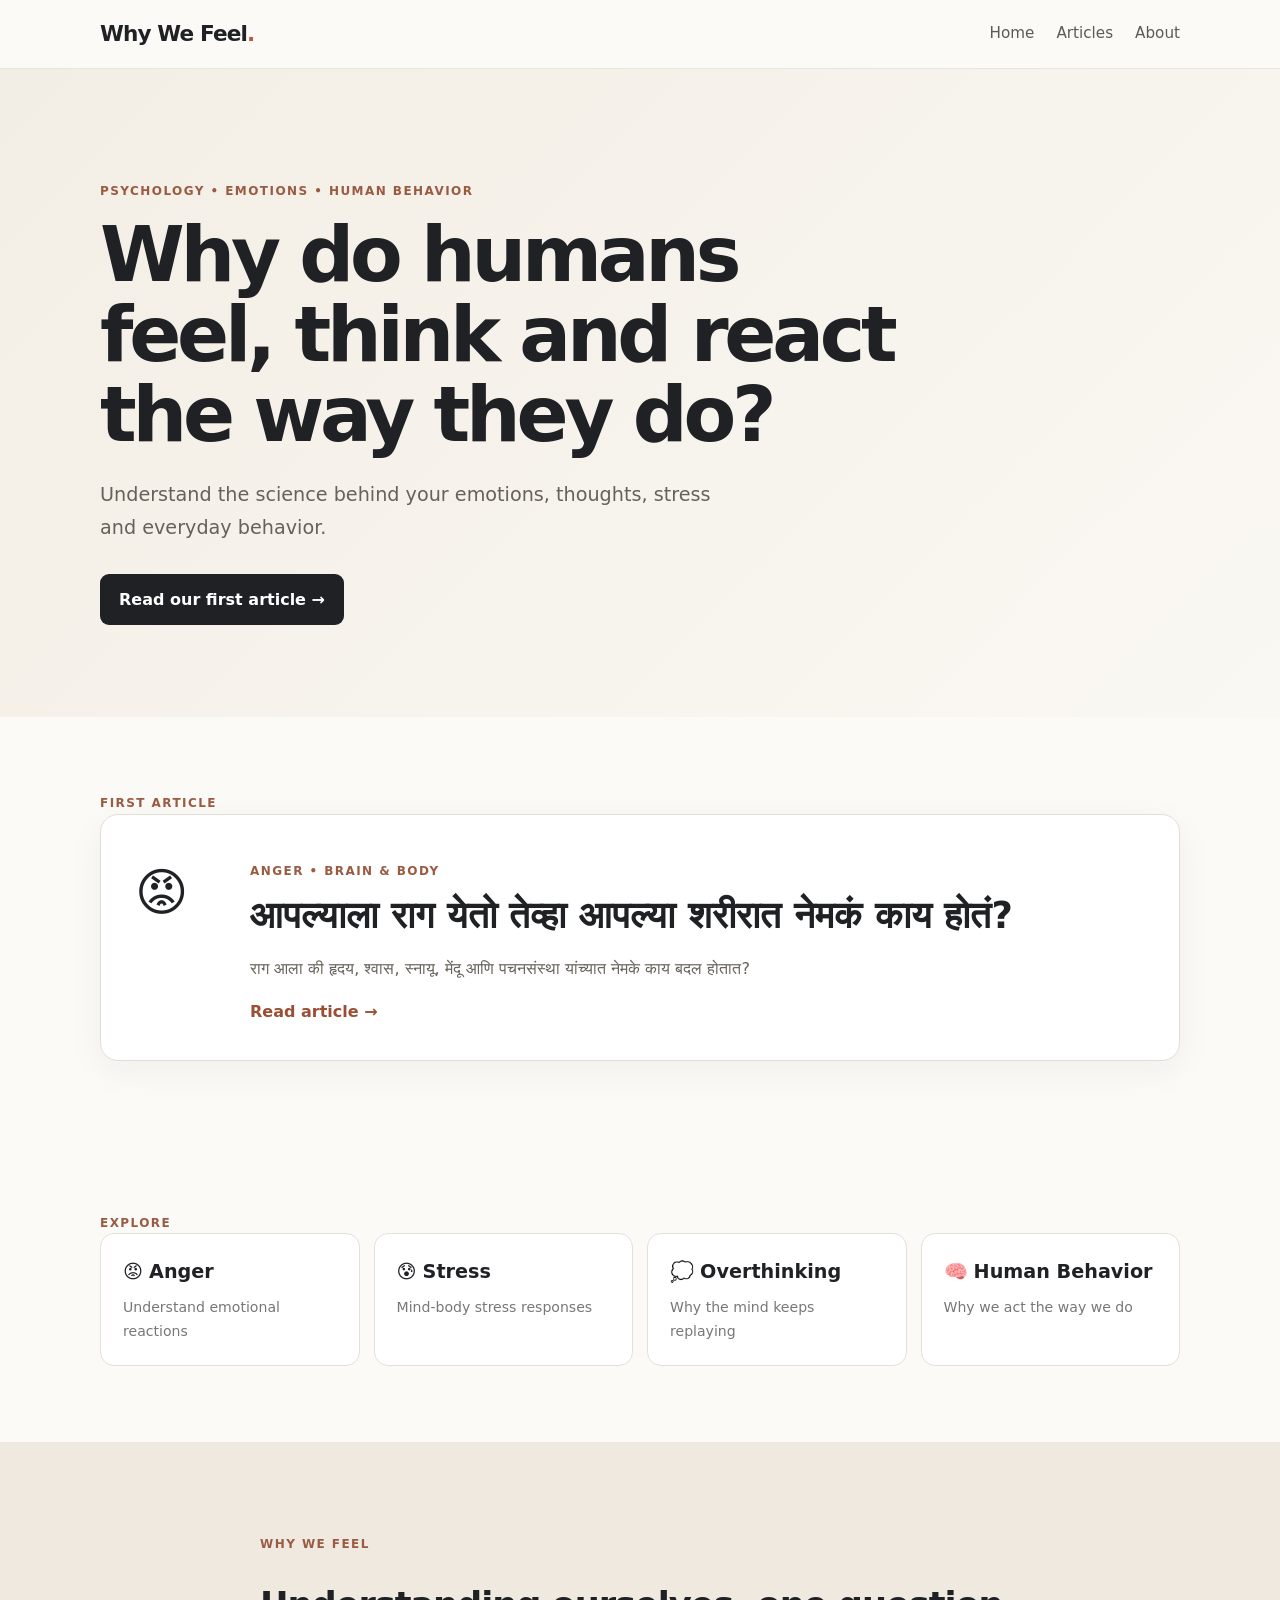
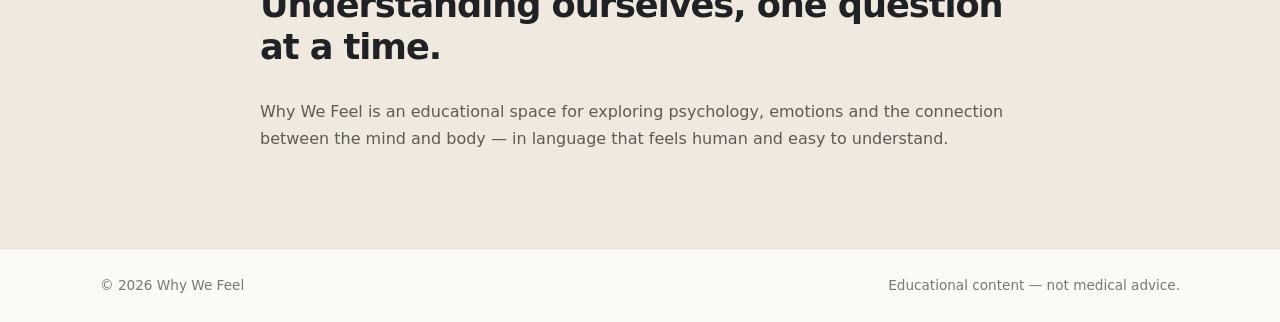
<file: index.html>
<!doctype html>
<html lang="mr">
<head>
<meta charset="utf-8">
<meta name="viewport" content="width=device-width, initial-scale=1">
<title>Why We Feel — Understand why you feel, think and react</title>
<meta name="description" content="Why We Feel explains emotions, stress, anger, overthinking and human behavior in simple, engaging language.">
<link rel="stylesheet" href="style.css">
</head>
<body>
<header class="site-header">
  <div class="container nav">
    <a class="brand" href="index.html">Why We Feel<span>.</span></a>
    <nav>
      <a href="index.html">Home</a>
      <a href="article-anger.html">Articles</a>
      <a href="#about">About</a>
    </nav>
  </div>
</header>

<main>
<section class="hero">
  <div class="container">
    <p class="eyebrow">PSYCHOLOGY • EMOTIONS • HUMAN BEHAVIOR</p>
    <h1>Why do humans feel, think and react the way they do?</h1>
    <p class="hero-copy">Understand the science behind your emotions, thoughts, stress and everyday behavior.</p>
    <a class="button" href="article-anger.html">Read our first article →</a>
  </div>
</section>

<section class="featured container">
  <div class="section-label">FIRST ARTICLE</div>
  <article class="card">
    <div class="emoji">😡</div>
    <div>
      <p class="category">ANGER • BRAIN & BODY</p>
      <h2>आपल्याला राग येतो तेव्हा आपल्या शरीरात नेमकं काय होतं?</h2>
      <p>राग आला की हृदय, श्वास, स्नायू, मेंदू आणि पचनसंस्था यांच्यात नेमके काय बदल होतात?</p>
      <a class="text-link" href="article-anger.html">Read article →</a>
    </div>
  </article>
</section>

<section class="categories container">
  <div class="section-label">EXPLORE</div>
  <div class="grid">
    <div>😡 <strong>Anger</strong><span>Understand emotional reactions</span></div>
    <div>😰 <strong>Stress</strong><span>Mind-body stress responses</span></div>
    <div>💭 <strong>Overthinking</strong><span>Why the mind keeps replaying</span></div>
    <div>🧠 <strong>Human Behavior</strong><span>Why we act the way we do</span></div>
  </div>
</section>

<section id="about" class="about">
  <div class="container narrow">
    <p class="section-label">WHY WE FEEL</p>
    <h2>Understanding ourselves, one question at a time.</h2>
    <p>Why We Feel is an educational space for exploring psychology, emotions and the connection between the mind and body — in language that feels human and easy to understand.</p>
  </div>
</section>
</main>

<footer>
  <div class="container footer-inner">
    <span>© 2026 Why We Feel</span>
    <span>Educational content — not medical advice.</span>
  </div>
</footer>
</body>
</html>
</file>
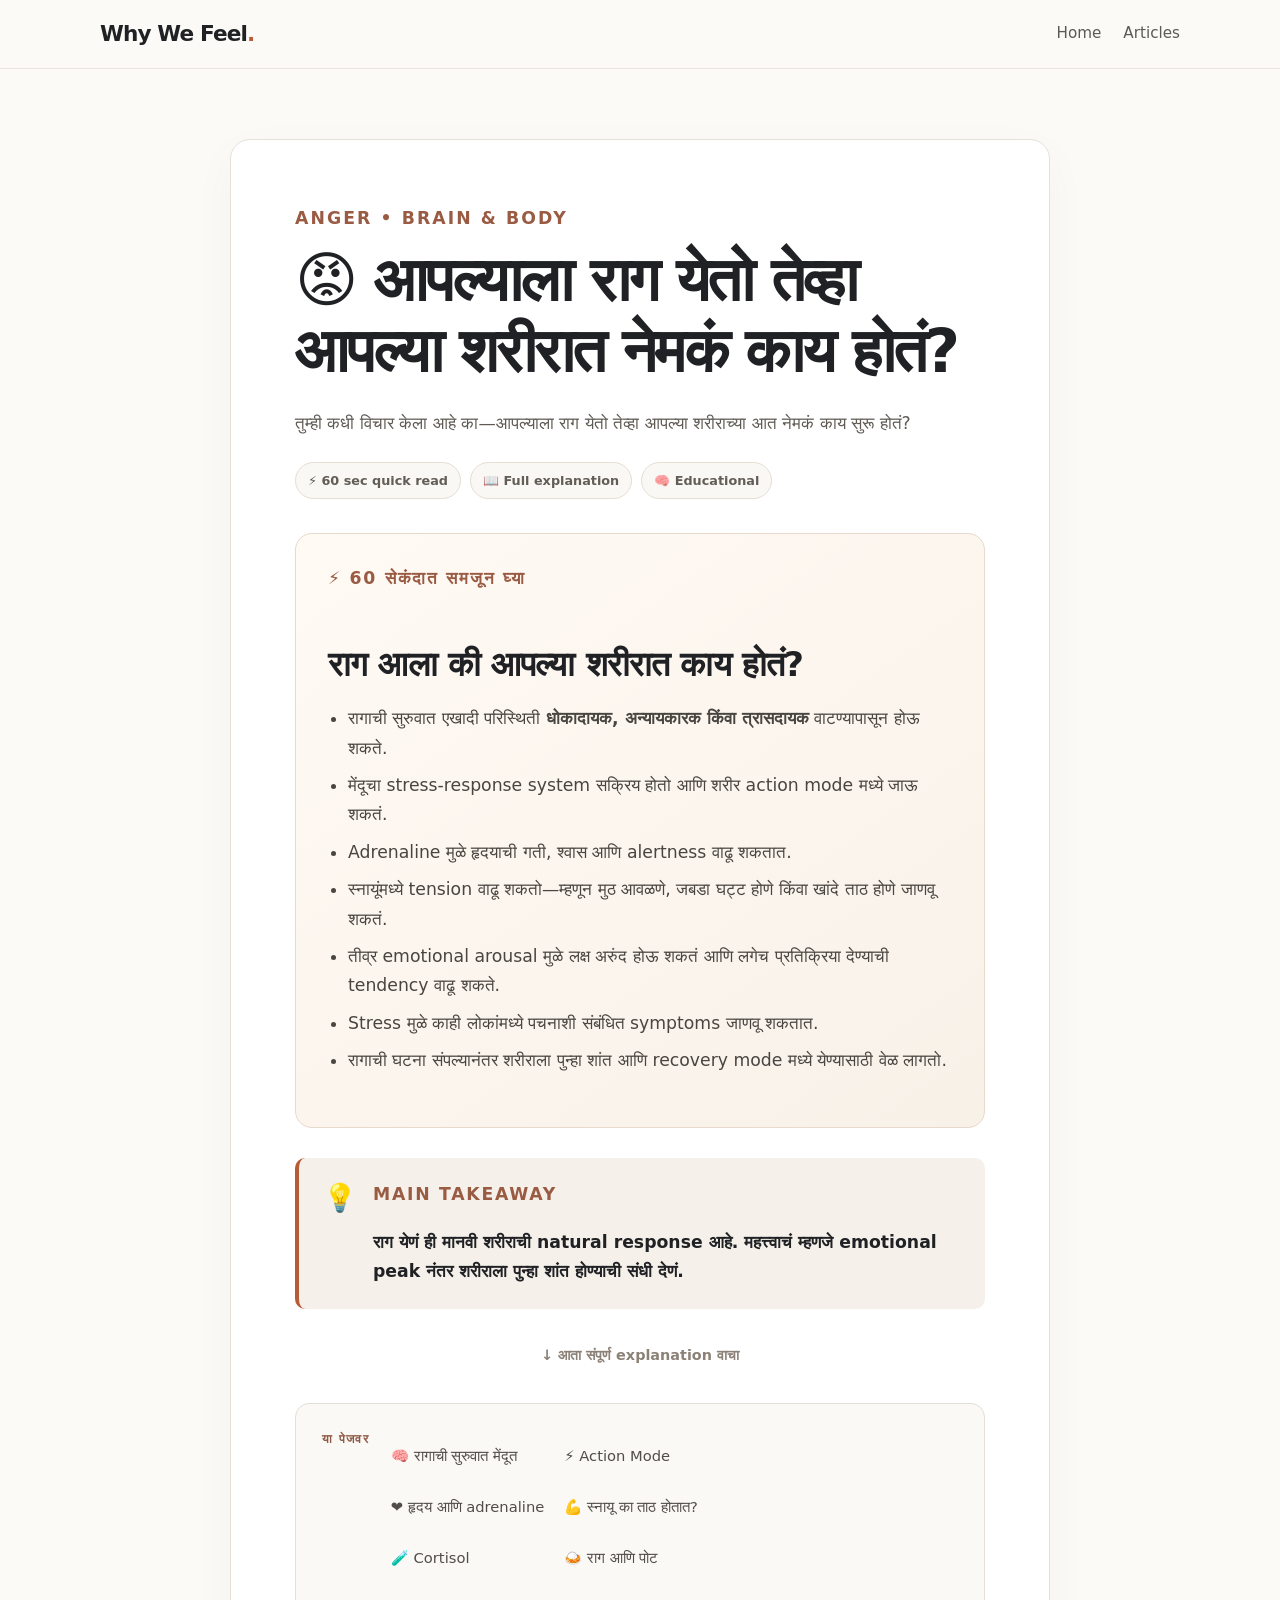
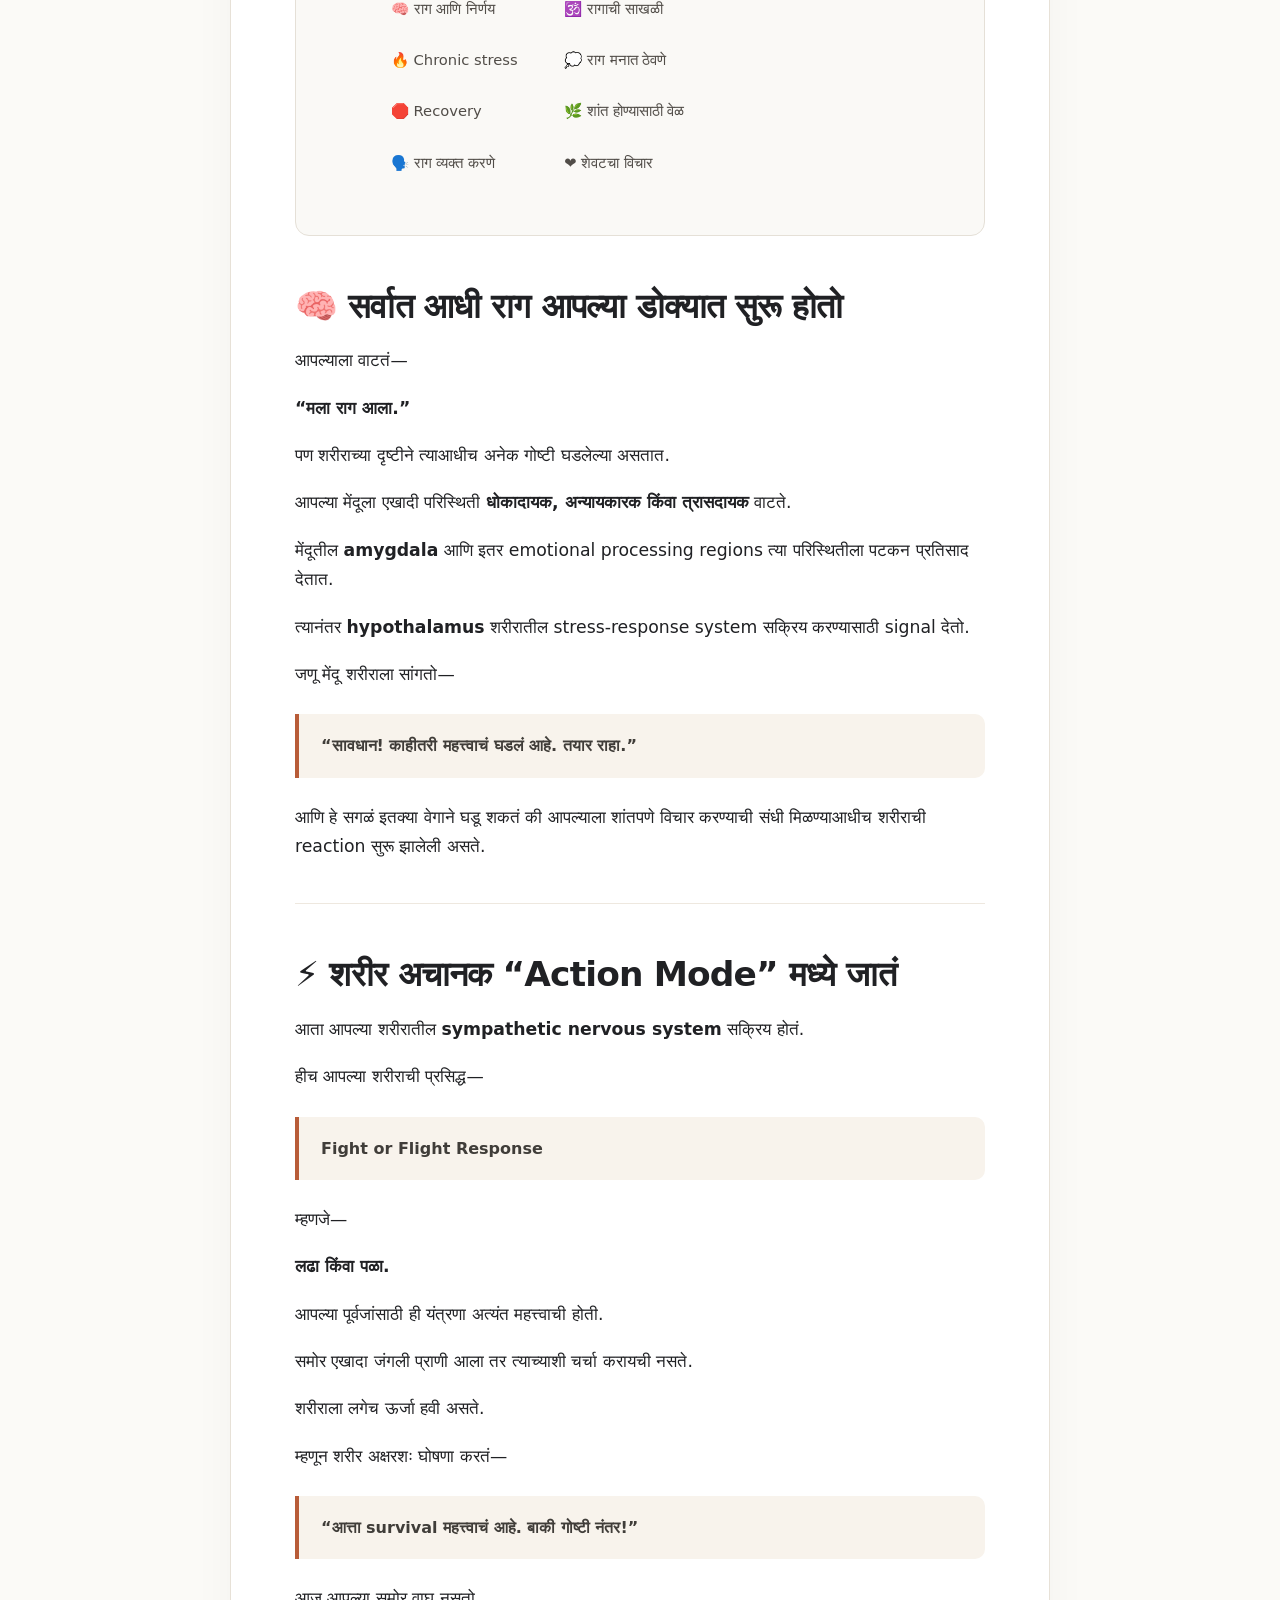
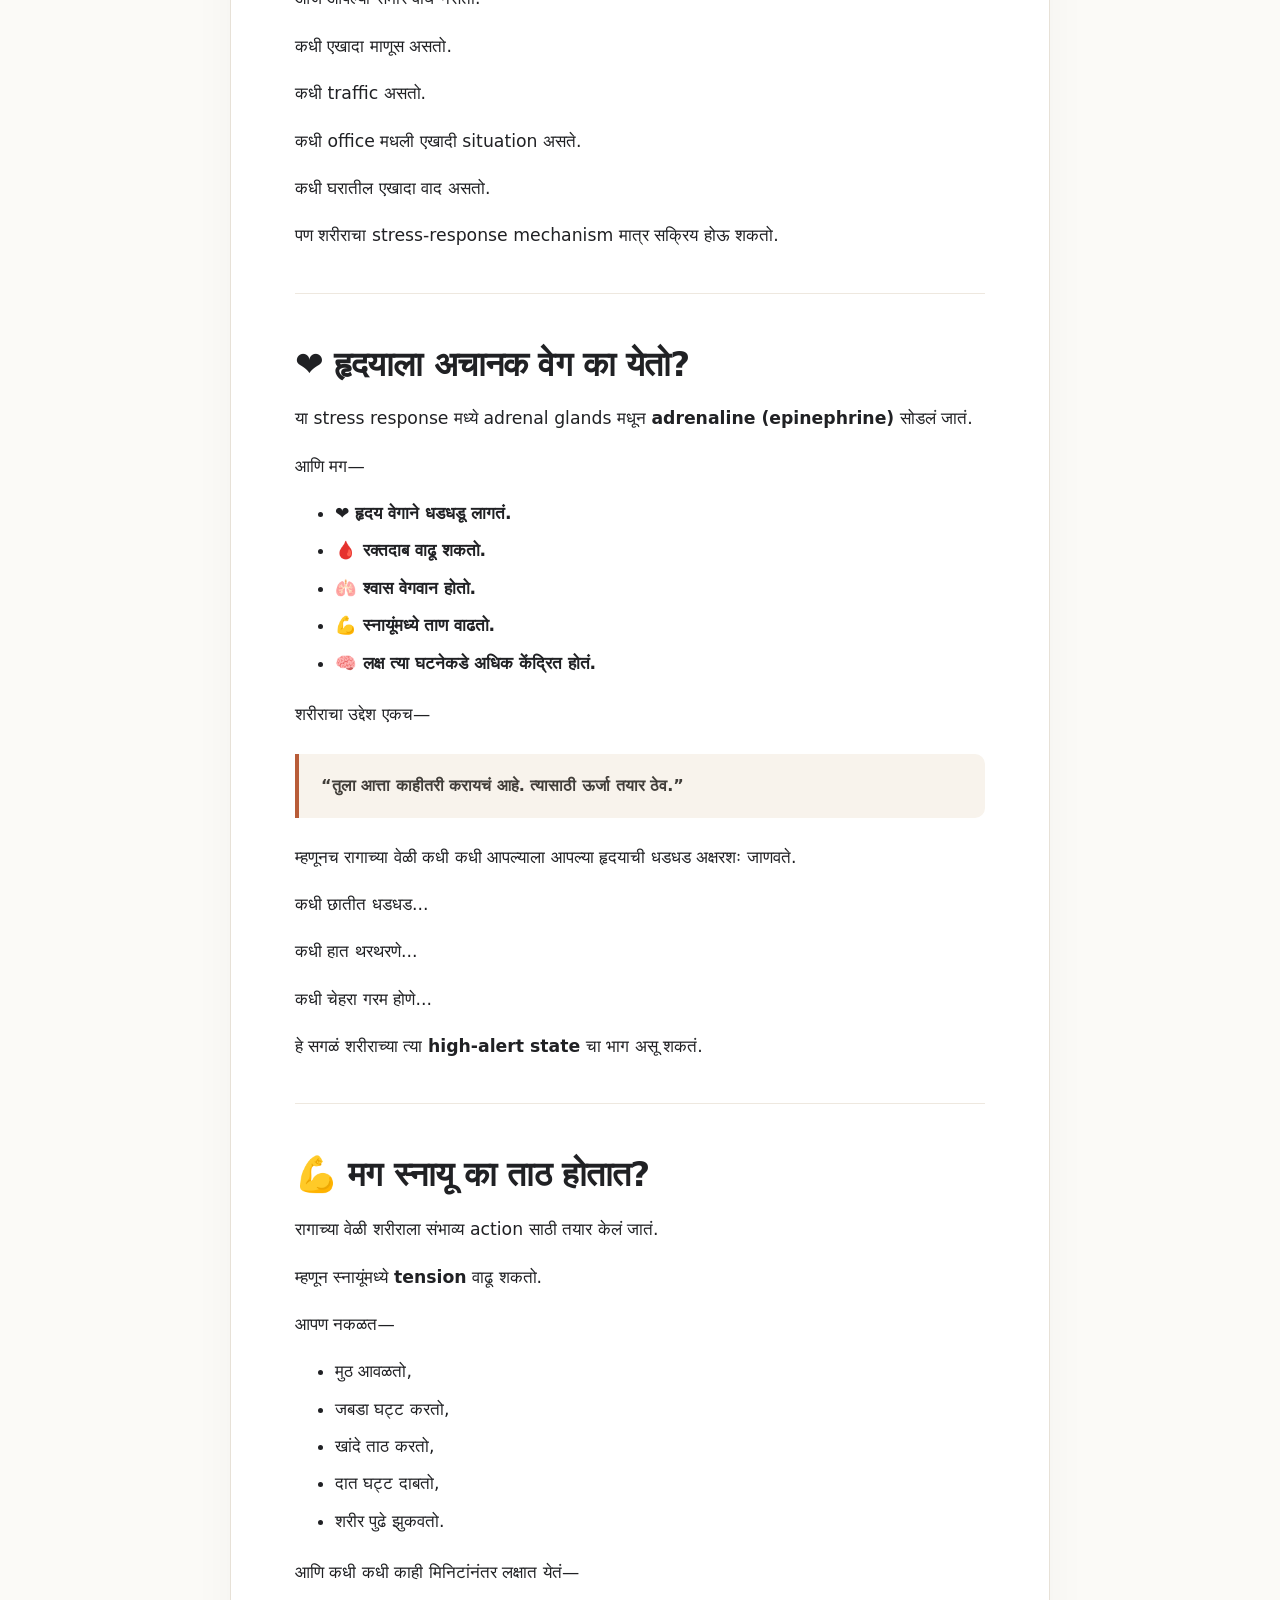
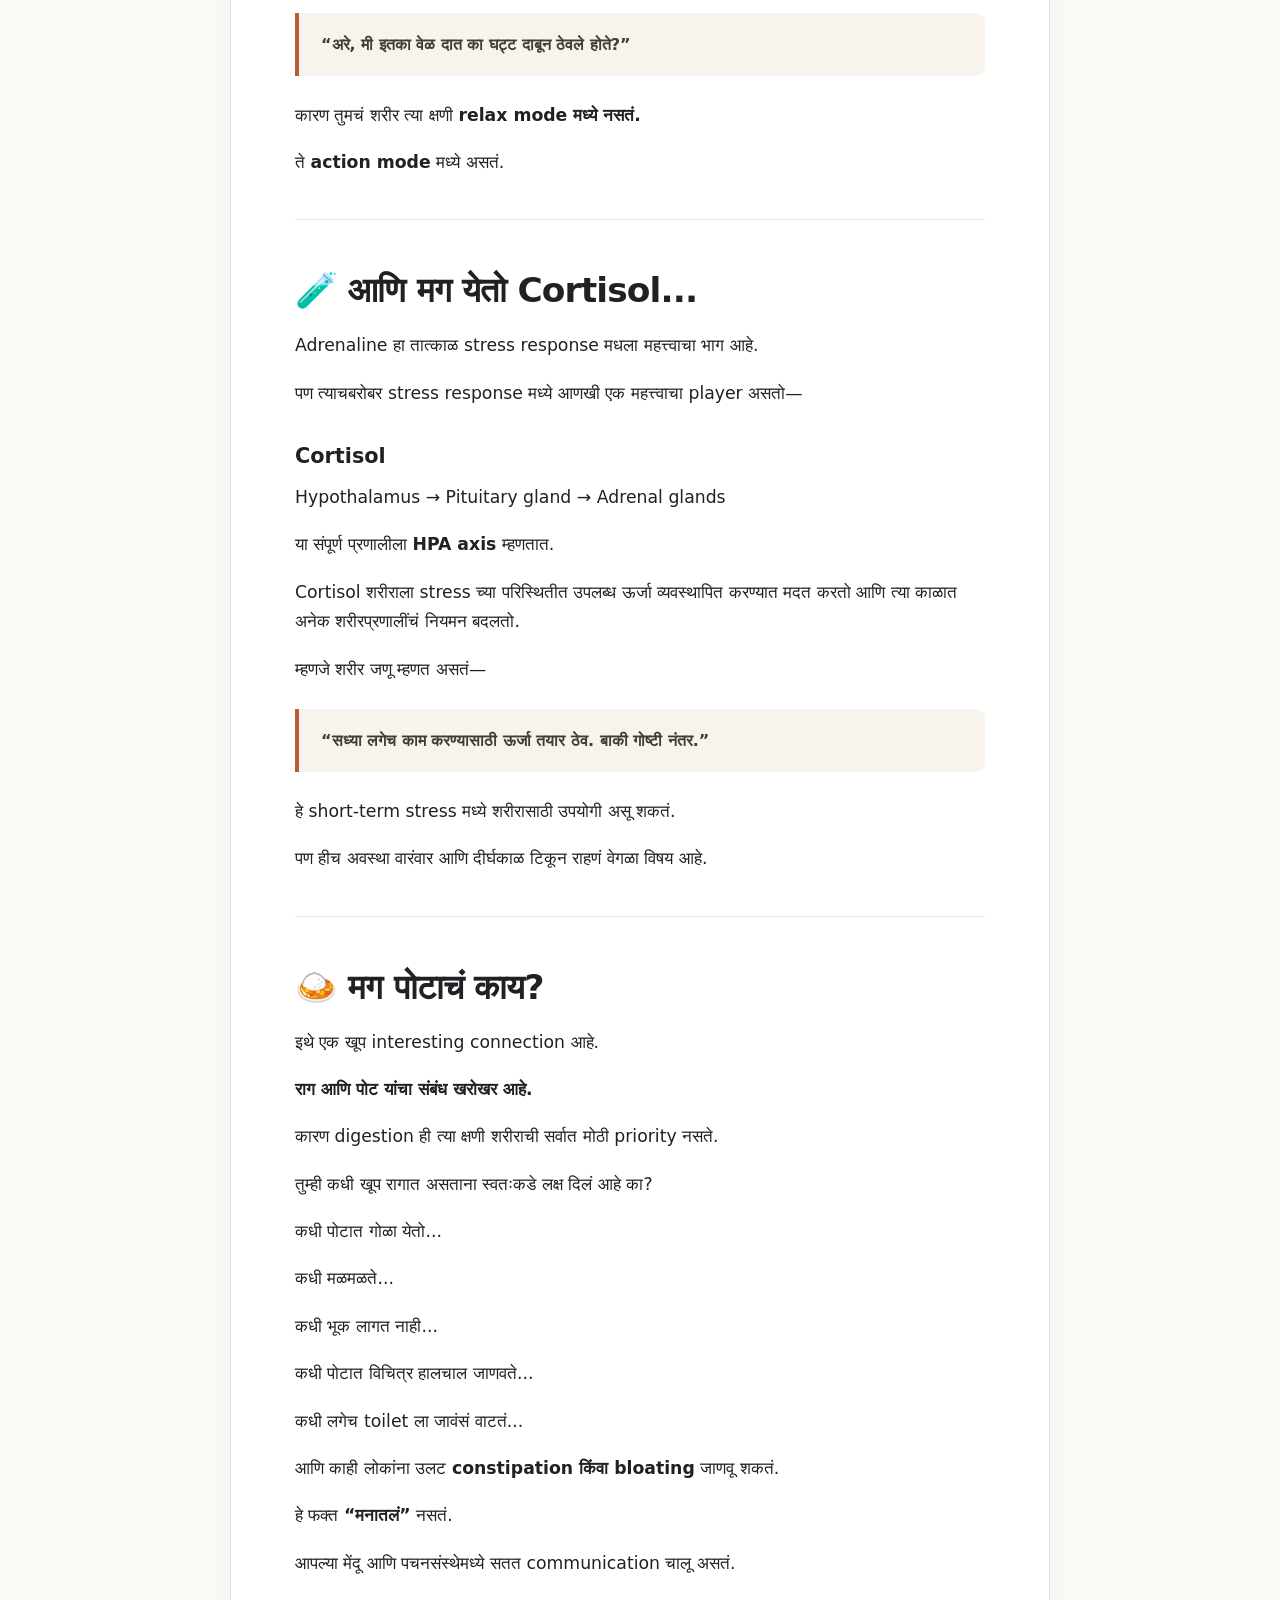
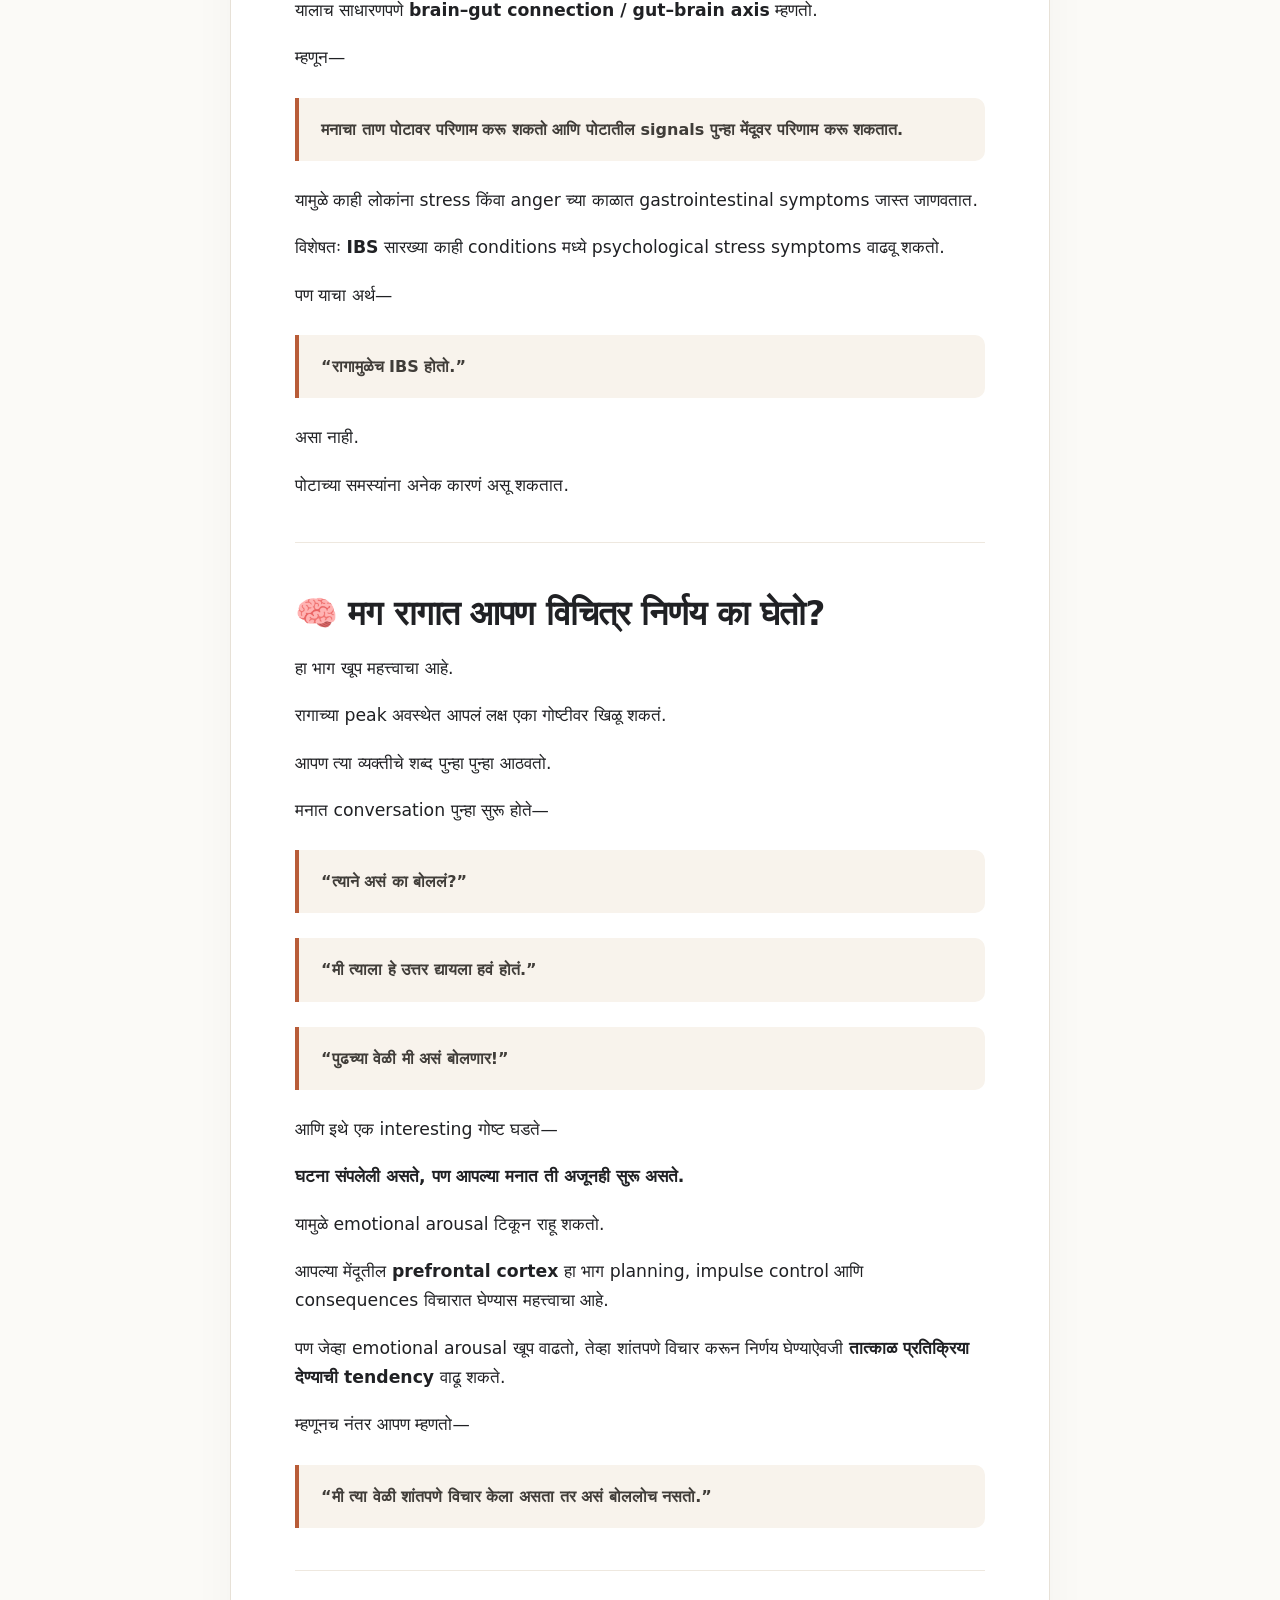
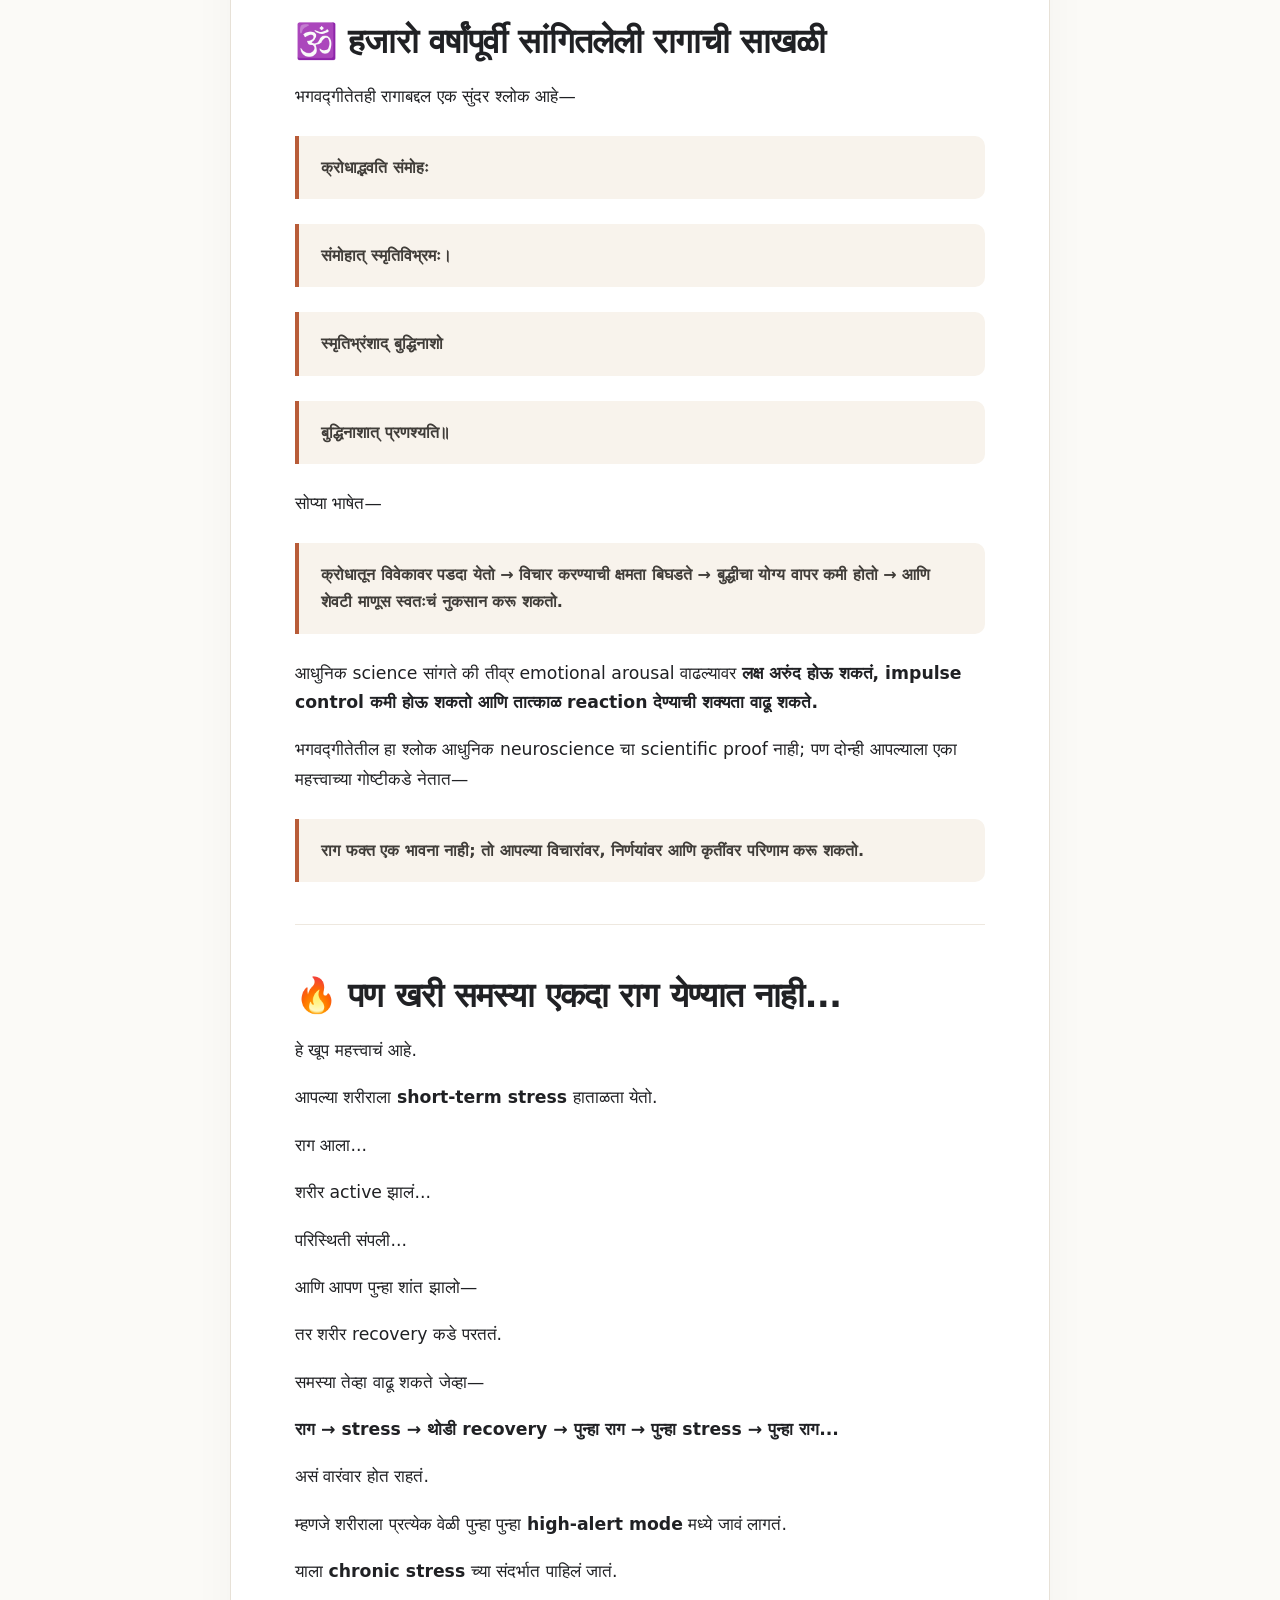
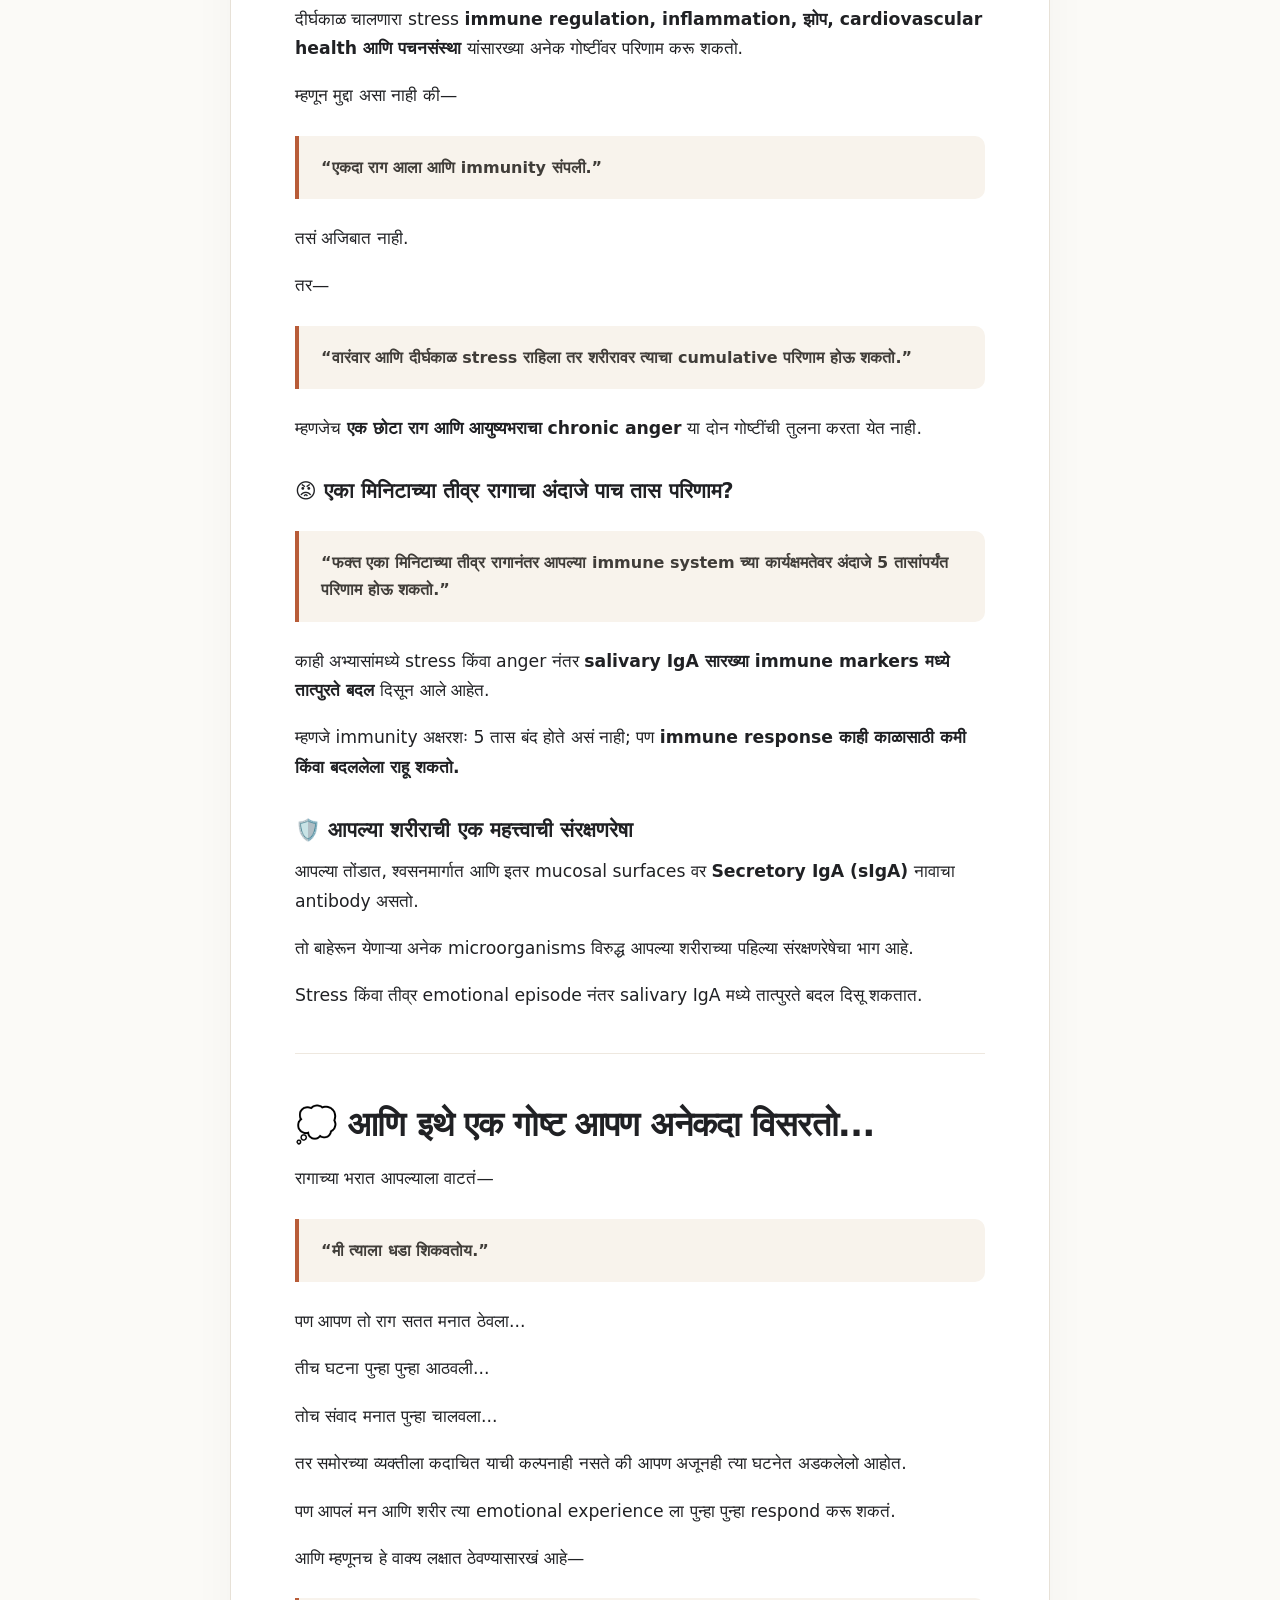
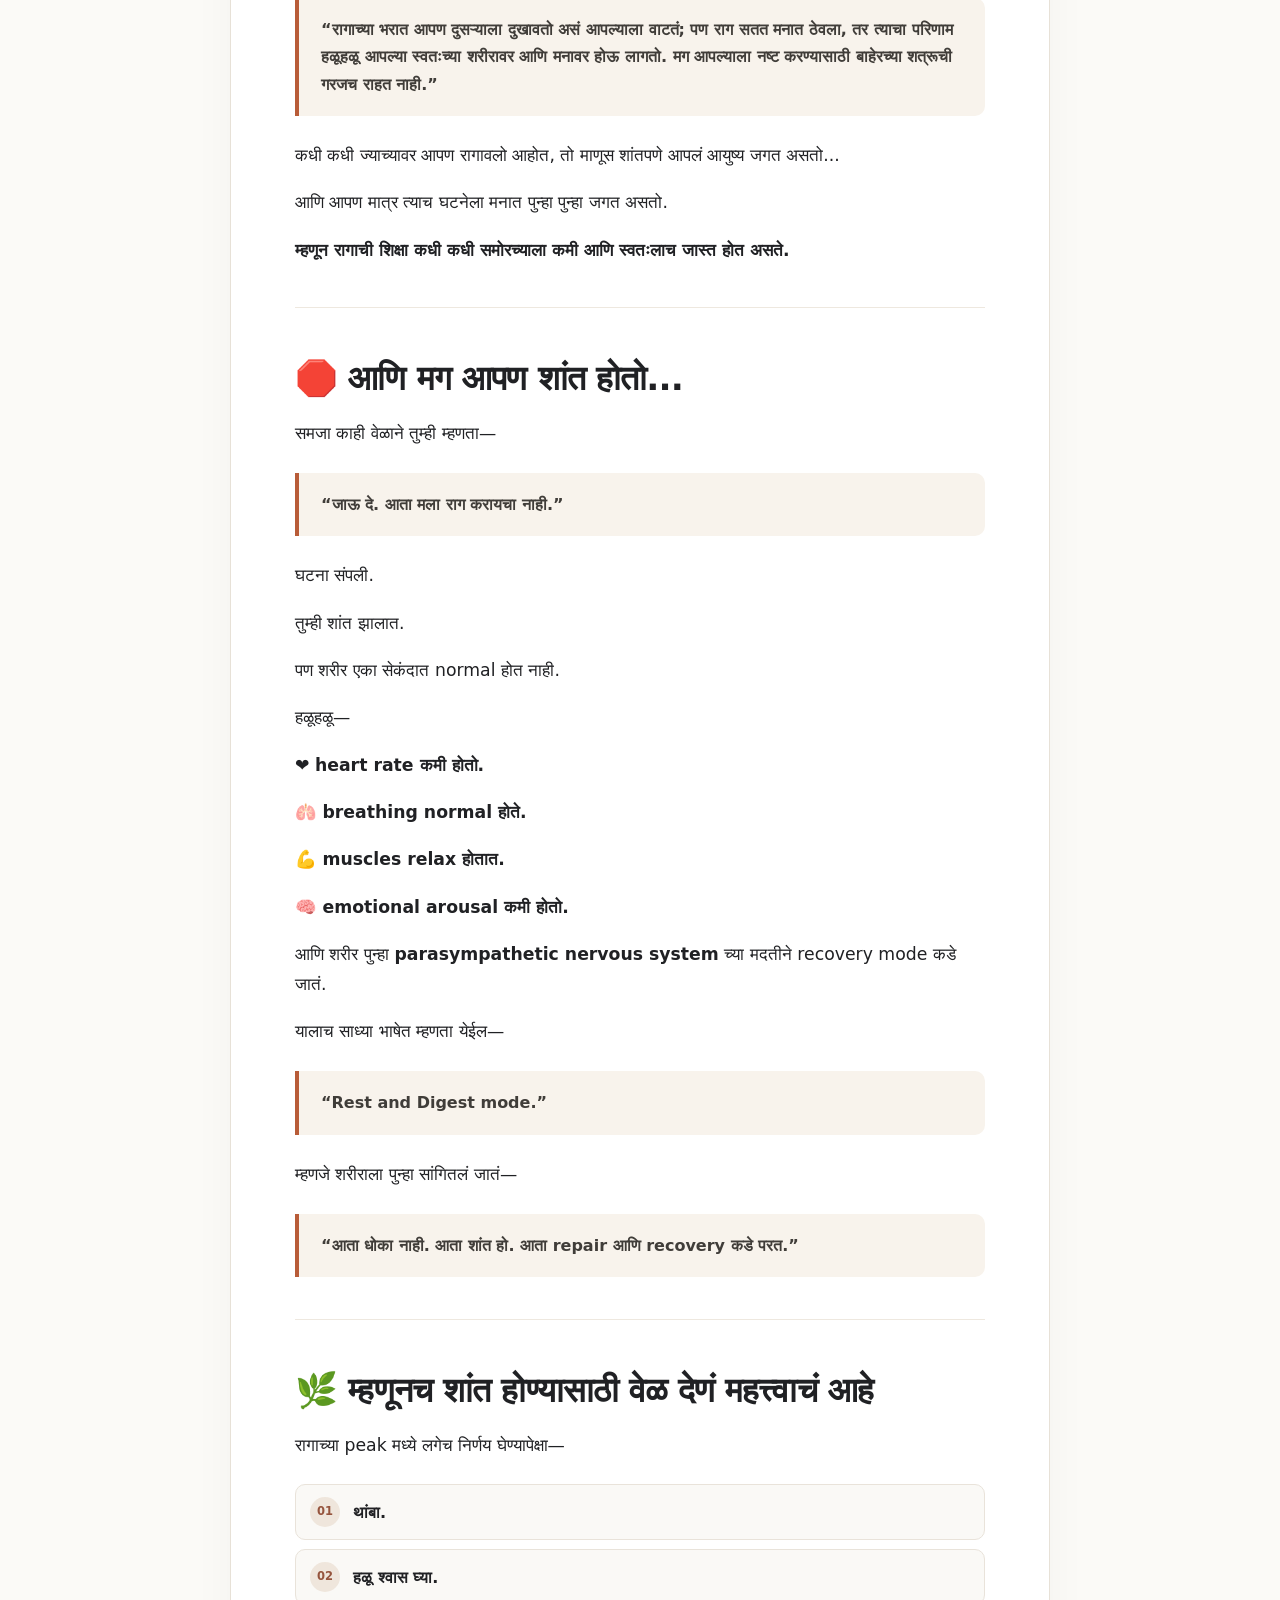
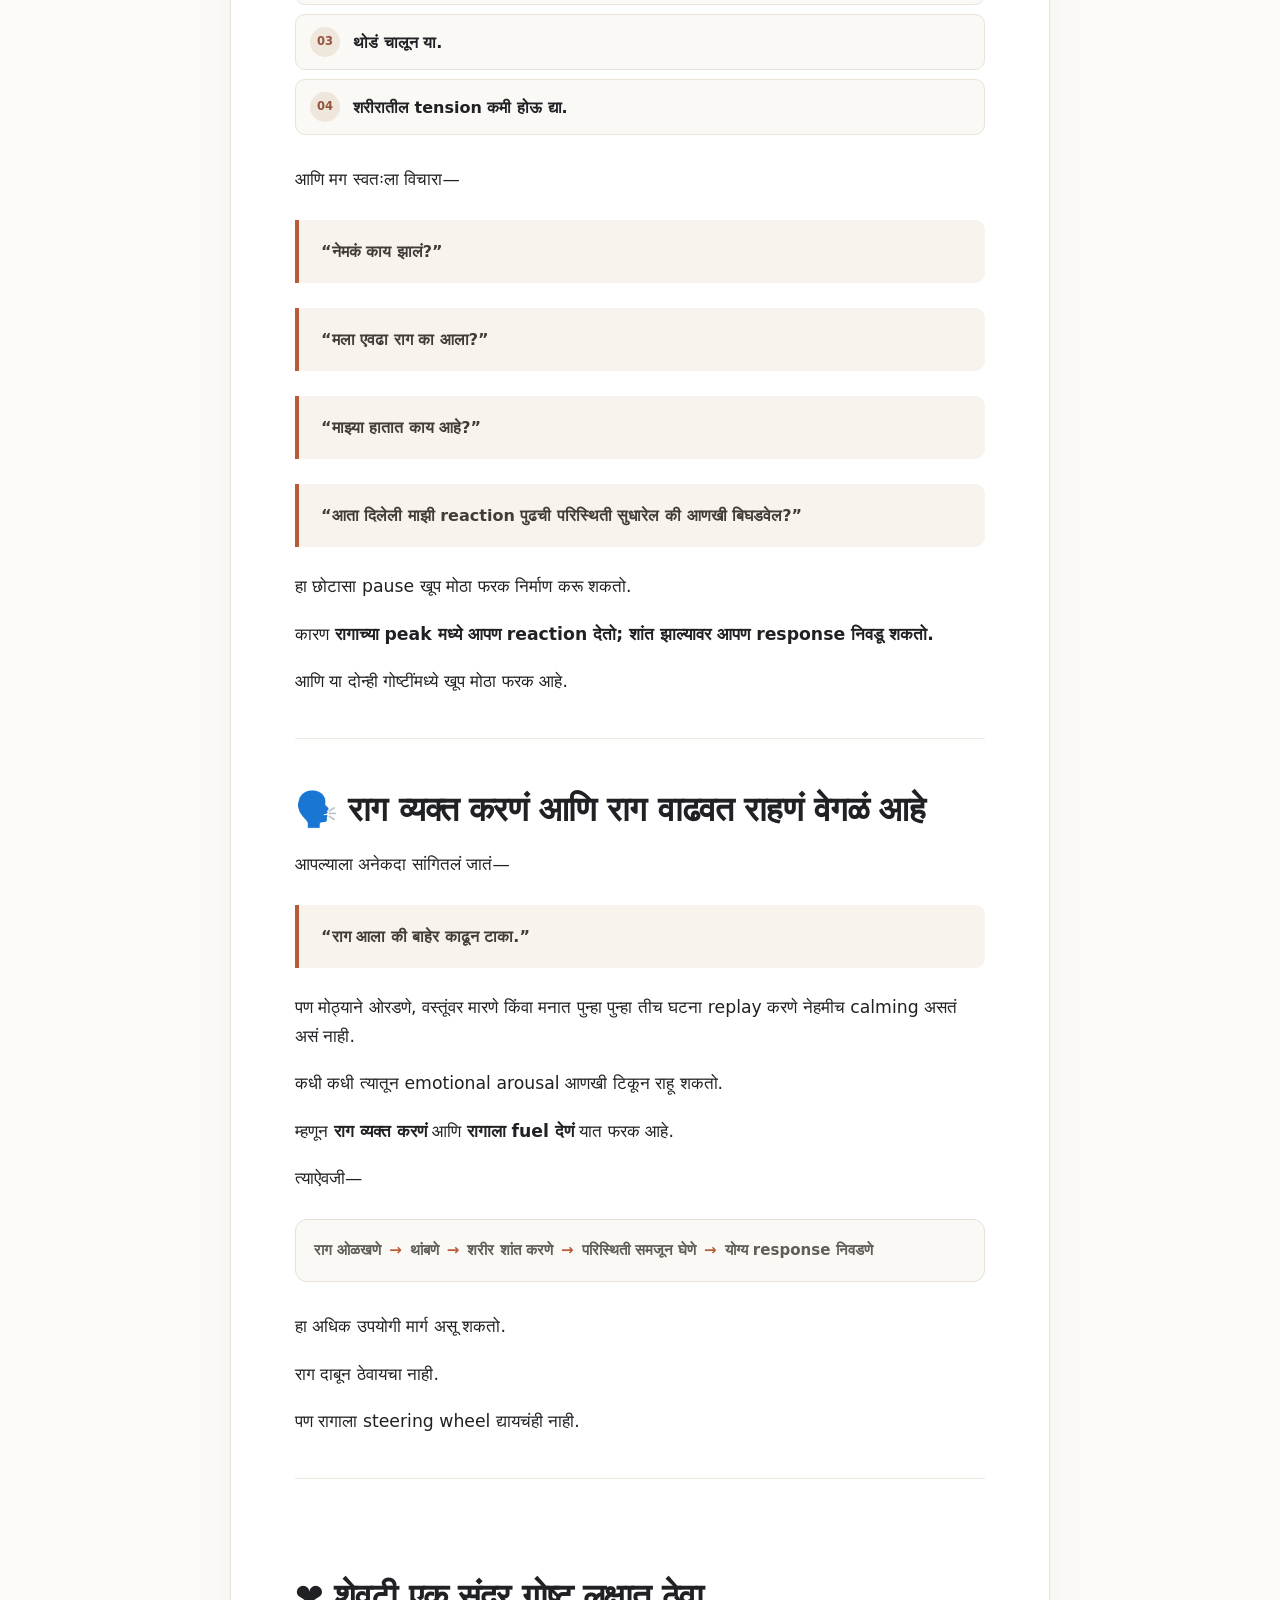
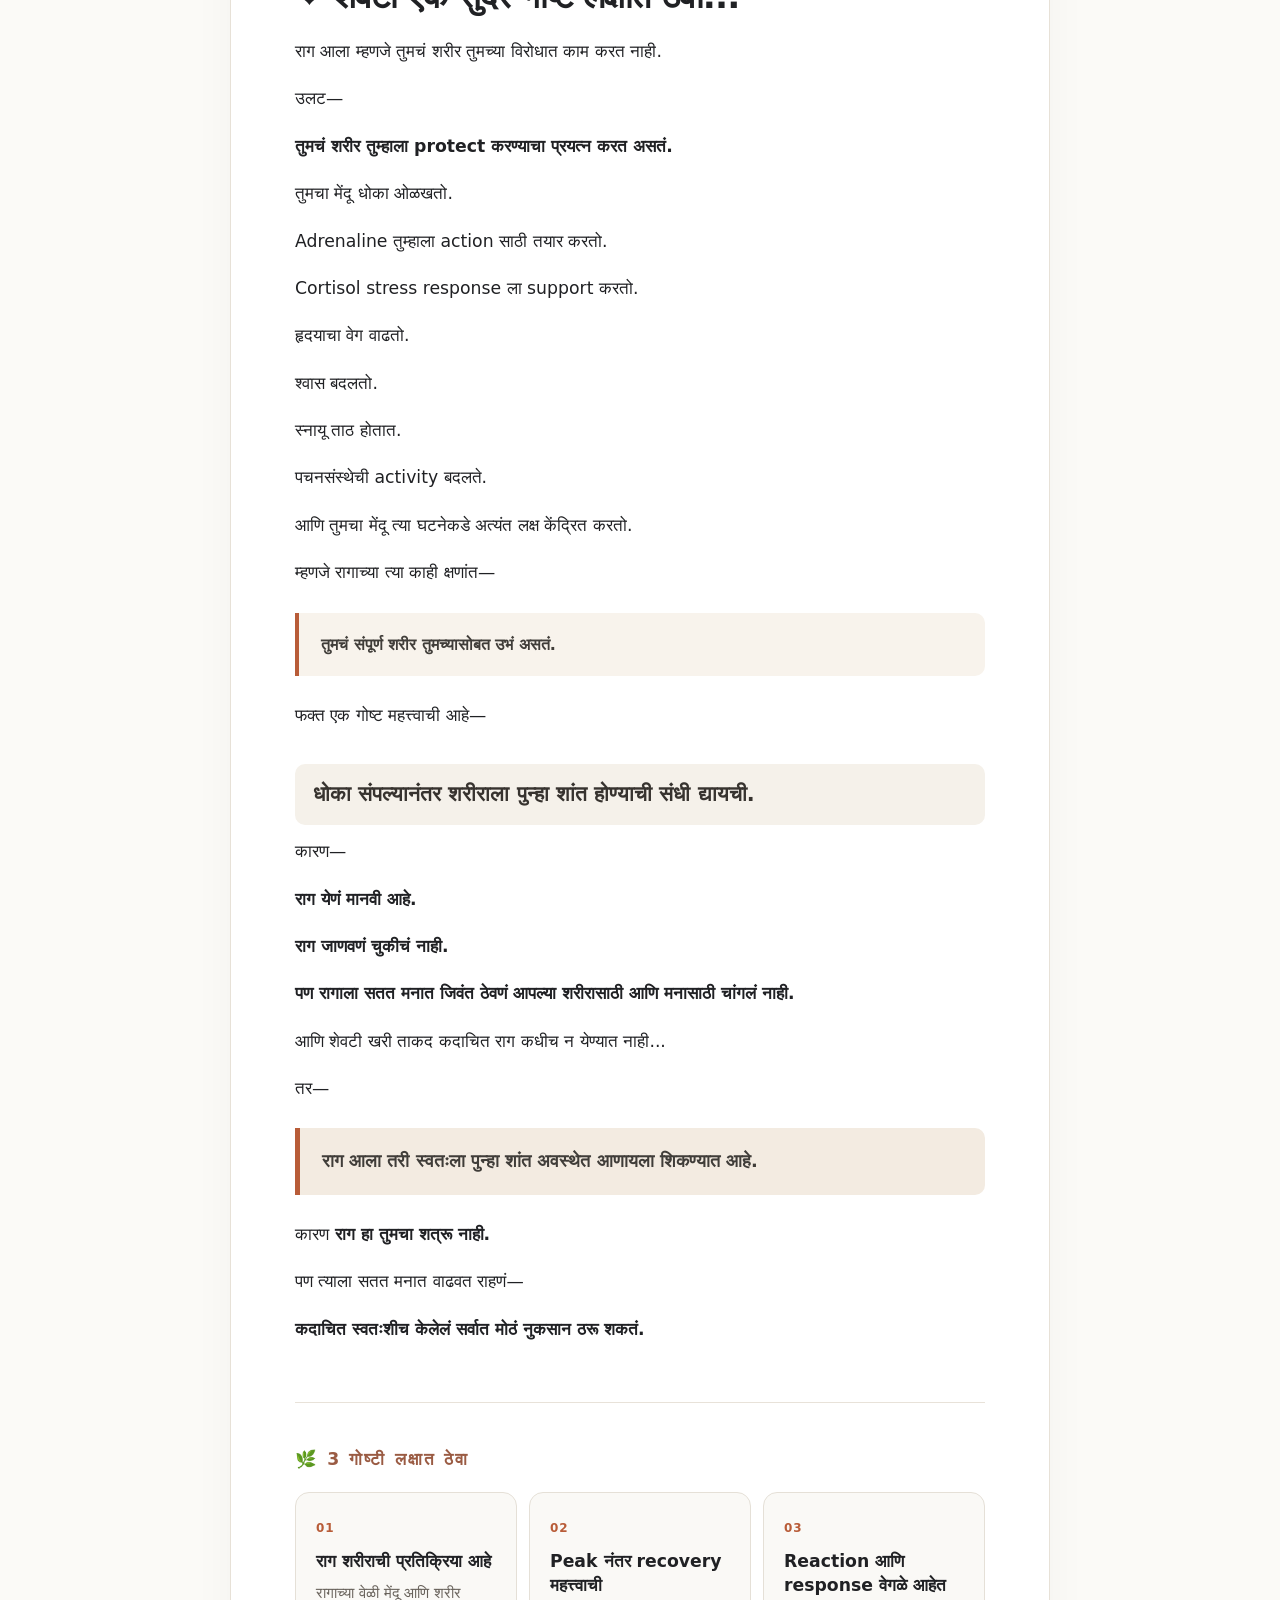
<file: article-anger.html>
<!doctype html>
<html lang="mr">
<head>
  <meta charset="utf-8">
  <meta name="viewport" content="width=device-width, initial-scale=1">

  <title>आपल्याला राग येतो तेव्हा आपल्या शरीरात नेमकं काय होतं? | Why We Feel</title>

  <meta
    name="description"
    content="रागाच्या वेळी आपल्या मेंदू, हृदय, श्वास, स्नायू आणि पचनसंस्थेत काय घडतं? Why We Feel चा पहिला लेख."
  >

  <link rel="stylesheet" href="style.css">
</head>

<body>

  <!-- Reading progress -->
  <div class="reading-progress" aria-hidden="true">
    <div class="reading-progress-bar"></div>
  </div>

  <!-- Header -->
  <header class="site-header">
    <div class="container nav">

      <a class="brand" href="index.html">
        Why We Feel<span>.</span>
      </a>

      <nav aria-label="Main navigation">
        <a href="index.html">Home</a>
        <a href="article-anger.html">Articles</a>
      </nav>

    </div>
  </header>


  <main class="article-wrap">

    <article class="article">

      <!-- Article header -->
      <header class="article-header">

        <p class="category">ANGER • BRAIN & BODY</p>

        <h1>
          😡 आपल्याला राग येतो तेव्हा आपल्या शरीरात नेमकं काय होतं?
        </h1>

        <p class="article-intro">
          तुम्ही कधी विचार केला आहे का—आपल्याला राग येतो तेव्हा
          आपल्या शरीराच्या आत नेमकं काय सुरू होतं?
        </p>

        <div class="article-meta" aria-label="Article information">
          <span>⚡ 60 sec quick read</span>
          <span>📖 Full explanation</span>
          <span>🧠 Educational</span>
        </div>

      </header>


      <!-- Quick read -->
      <section class="quick-read" aria-labelledby="quick-read-title">

        <p class="quick-label">⚡ 60 सेकंदात समजून घ्या</p>

        <h2 id="quick-read-title">
          राग आला की आपल्या शरीरात काय होतं?
        </h2>

        <ul>
          <li>
            रागाची सुरुवात एखादी परिस्थिती
            <strong>धोकादायक, अन्यायकारक किंवा त्रासदायक</strong>
            वाटण्यापासून होऊ शकते.
          </li>

          <li>
            मेंदूचा stress-response system सक्रिय होतो आणि
            शरीर action mode मध्ये जाऊ शकतं.
          </li>

          <li>
            Adrenaline मुळे हृदयाची गती, श्वास आणि alertness
            वाढू शकतात.
          </li>

          <li>
            स्नायूंमध्ये tension वाढू शकतो—म्हणून मुठ आवळणे,
            जबडा घट्ट होणे किंवा खांदे ताठ होणे जाणवू शकतं.
          </li>

          <li>
            तीव्र emotional arousal मुळे लक्ष अरुंद होऊ शकतं
            आणि लगेच प्रतिक्रिया देण्याची tendency वाढू शकते.
          </li>

          <li>
            Stress मुळे काही लोकांमध्ये पचनाशी संबंधित
            symptoms जाणवू शकतात.
          </li>

          <li>
            रागाची घटना संपल्यानंतर शरीराला पुन्हा शांत
            आणि recovery mode मध्ये येण्यासाठी वेळ लागतो.
          </li>
        </ul>

      </section>


      <!-- Main takeaway -->
      <aside class="main-takeaway">

        <div class="takeaway-icon">💡</div>

        <div>
          <p class="takeaway-label">MAIN TAKEAWAY</p>

          <p>
            <strong>
              राग येणं ही मानवी शरीराची natural response आहे.
              महत्त्वाचं म्हणजे emotional peak नंतर शरीराला
              पुन्हा शांत होण्याची संधी देणं.
            </strong>
          </p>
        </div>

      </aside>


      <p class="continue-reading">
        ↓ आता संपूर्ण explanation वाचा
      </p>


      <!-- Table of contents -->
      <nav class="article-toc" aria-label="या लेखातील विभाग">

        <p class="toc-label">या पेजवर</p>

        <ul>
          <li>
            <a href="#brain">🧠 रागाची सुरुवात मेंदूत</a>
          </li>

          <li>
            <a href="#action-mode">⚡ Action Mode</a>
          </li>

          <li>
            <a href="#heart">❤️ हृदय आणि adrenaline</a>
          </li>

          <li>
            <a href="#muscles">💪 स्नायू का ताठ होतात?</a>
          </li>

          <li>
            <a href="#cortisol">🧪 Cortisol</a>
          </li>

          <li>
            <a href="#gut">🍛 राग आणि पोट</a>
          </li>

          <li>
            <a href="#decisions">🧠 राग आणि निर्णय</a>
          </li>

          <li>
            <a href="#gita">🕉️ रागाची साखळी</a>
          </li>

          <li>
            <a href="#chronic-stress">🔥 Chronic stress</a>
          </li>

          <li>
            <a href="#rumination">💭 राग मनात ठेवणे</a>
          </li>

          <li>
            <a href="#recovery">🛑 Recovery</a>
          </li>

          <li>
            <a href="#calm">🌿 शांत होण्यासाठी वेळ</a>
          </li>

          <li>
            <a href="#expression">🗣️ राग व्यक्त करणे</a>
          </li>

          <li>
            <a href="#conclusion">❤️ शेवटचा विचार</a>
          </li>
        </ul>

      </nav>


      <!-- Full article -->

      <section id="brain" class="article-section">

        <h2>🧠 सर्वात आधी राग आपल्या डोक्यात सुरू होतो</h2>

        <p>आपल्याला वाटतं—</p>

        <p>
          <strong>“मला राग आला.”</strong>
        </p>

        <p>
          पण शरीराच्या दृष्टीने त्याआधीच अनेक गोष्टी घडलेल्या असतात.
        </p>

        <p>
          आपल्या मेंदूला एखादी परिस्थिती
          <strong>धोकादायक, अन्यायकारक किंवा त्रासदायक</strong>
          वाटते.
        </p>

        <p>
          मेंदूतील <strong>amygdala</strong> आणि इतर emotional
          processing regions त्या परिस्थितीला पटकन प्रतिसाद देतात.
        </p>

        <p>
          त्यानंतर <strong>hypothalamus</strong> शरीरातील
          stress-response system सक्रिय करण्यासाठी signal देतो.
        </p>

        <p>जणू मेंदू शरीराला सांगतो—</p>

        <blockquote>
          “सावधान! काहीतरी महत्त्वाचं घडलं आहे. तयार राहा.”
        </blockquote>

        <p>
          आणि हे सगळं इतक्या वेगाने घडू शकतं की आपल्याला
          शांतपणे विचार करण्याची संधी मिळण्याआधीच शरीराची
          reaction सुरू झालेली असते.
        </p>

      </section>


      <hr>


      <section id="action-mode" class="article-section">

        <h2>⚡ शरीर अचानक “Action Mode” मध्ये जातं</h2>

        <p>
          आता आपल्या शरीरातील
          <strong>sympathetic nervous system</strong> सक्रिय होतं.
        </p>

        <p>हीच आपल्या शरीराची प्रसिद्ध—</p>

        <blockquote>
          Fight or Flight Response
        </blockquote>

        <p>म्हणजे—</p>

        <p>
          <strong>लढा किंवा पळा.</strong>
        </p>

        <p>
          आपल्या पूर्वजांसाठी ही यंत्रणा अत्यंत महत्त्वाची होती.
        </p>

        <p>
          समोर एखादा जंगली प्राणी आला तर त्याच्याशी चर्चा
          करायची नसते.
        </p>

        <p>
          शरीराला लगेच ऊर्जा हवी असते.
        </p>

        <p>
          म्हणून शरीर अक्षरशः घोषणा करतं—
        </p>

        <blockquote>
          “आत्ता survival महत्त्वाचं आहे. बाकी गोष्टी नंतर!”
        </blockquote>

        <p>
          आज आपल्या समोर वाघ नसतो.
        </p>

        <p>कधी एखादा माणूस असतो.</p>

        <p>कधी traffic असतो.</p>

        <p>कधी office मधली एखादी situation असते.</p>

        <p>कधी घरातील एखादा वाद असतो.</p>

        <p>
          पण शरीराचा stress-response mechanism मात्र सक्रिय होऊ शकतो.
        </p>

      </section>


      <hr>


      <section id="heart" class="article-section">

        <h2>❤️ हृदयाला अचानक वेग का येतो?</h2>

        <p>
          या stress response मध्ये adrenal glands मधून
          <strong>adrenaline (epinephrine)</strong> सोडलं जातं.
        </p>

        <p>आणि मग—</p>

        <ul>
          <li>❤️ <strong>हृदय वेगाने धडधडू लागतं.</strong></li>
          <li>🩸 <strong>रक्तदाब वाढू शकतो.</strong></li>
          <li>🫁 <strong>श्वास वेगवान होतो.</strong></li>
          <li>💪 <strong>स्नायूंमध्ये ताण वाढतो.</strong></li>
          <li>🧠 <strong>लक्ष त्या घटनेकडे अधिक केंद्रित होतं.</strong></li>
        </ul>

        <p>शरीराचा उद्देश एकच—</p>

        <blockquote>
          “तुला आत्ता काहीतरी करायचं आहे. त्यासाठी ऊर्जा तयार ठेव.”
        </blockquote>

        <p>
          म्हणूनच रागाच्या वेळी कधी कधी आपल्याला आपल्या
          हृदयाची धडधड अक्षरशः जाणवते.
        </p>

        <p>कधी छातीत धडधड...</p>

        <p>कधी हात थरथरणे...</p>

        <p>कधी चेहरा गरम होणे...</p>

        <p>
          हे सगळं शरीराच्या त्या
          <strong>high-alert state</strong> चा भाग असू शकतं.
        </p>

      </section>


      <hr>


      <section id="muscles" class="article-section">

        <h2>💪 मग स्नायू का ताठ होतात?</h2>

        <p>
          रागाच्या वेळी शरीराला संभाव्य action साठी तयार केलं जातं.
        </p>

        <p>
          म्हणून स्नायूंमध्ये <strong>tension</strong> वाढू शकतो.
        </p>

        <p>आपण नकळत—</p>

        <ul>
          <li>मुठ आवळतो,</li>
          <li>जबडा घट्ट करतो,</li>
          <li>खांदे ताठ करतो,</li>
          <li>दात घट्ट दाबतो,</li>
          <li>शरीर पुढे झुकवतो.</li>
        </ul>

        <p>आणि कधी कधी काही मिनिटांनंतर लक्षात येतं—</p>

        <blockquote>
          “अरे, मी इतका वेळ दात का घट्ट दाबून ठेवले होते?”
        </blockquote>

        <p>
          कारण तुमचं शरीर त्या क्षणी
          <strong>relax mode मध्ये नसतं.</strong>
        </p>

        <p>
          ते <strong>action mode</strong> मध्ये असतं.
        </p>

      </section>


      <hr>


      <section id="cortisol" class="article-section">

        <h2>🧪 आणि मग येतो Cortisol...</h2>

        <p>
          Adrenaline हा तात्काळ stress response मधला महत्त्वाचा भाग आहे.
        </p>

        <p>
          पण त्याचबरोबर stress response मध्ये आणखी एक महत्त्वाचा
          player असतो—
        </p>

        <h3>Cortisol</h3>

        <p>
          Hypothalamus → Pituitary gland → Adrenal glands
        </p>

        <p>
          या संपूर्ण प्रणालीला <strong>HPA axis</strong> म्हणतात.
        </p>

        <p>
          Cortisol शरीराला stress च्या परिस्थितीत उपलब्ध ऊर्जा
          व्यवस्थापित करण्यात मदत करतो आणि त्या काळात अनेक
          शरीरप्रणालींचं नियमन बदलतो.
        </p>

        <p>म्हणजे शरीर जणू म्हणत असतं—</p>

        <blockquote>
          “सध्या लगेच काम करण्यासाठी ऊर्जा तयार ठेव.
          बाकी गोष्टी नंतर.”
        </blockquote>

        <p>
          हे short-term stress मध्ये शरीरासाठी उपयोगी असू शकतं.
        </p>

        <p>
          पण हीच अवस्था वारंवार आणि दीर्घकाळ टिकून राहणं
          वेगळा विषय आहे.
        </p>

      </section>


      <hr>


      <section id="gut" class="article-section">

        <h2>🍛 मग पोटाचं काय?</h2>

        <p>इथे एक खूप interesting connection आहे.</p>

        <p>
          <strong>राग आणि पोट यांचा संबंध खरोखर आहे.</strong>
        </p>

        <p>
          कारण digestion ही त्या क्षणी शरीराची सर्वात मोठी
          priority नसते.
        </p>

        <p>
          तुम्ही कधी खूप रागात असताना स्वतःकडे लक्ष दिलं आहे का?
        </p>

        <p>कधी पोटात गोळा येतो...</p>

        <p>कधी मळमळते...</p>

        <p>कधी भूक लागत नाही...</p>

        <p>कधी पोटात विचित्र हालचाल जाणवते...</p>

        <p>कधी लगेच toilet ला जावंसं वाटतं...</p>

        <p>
          आणि काही लोकांना उलट
          <strong>constipation किंवा bloating</strong> जाणवू शकतं.
        </p>

        <p>
          हे फक्त <strong>“मनातलं”</strong> नसतं.
        </p>

        <p>
          आपल्या मेंदू आणि पचनसंस्थेमध्ये सतत communication चालू असतं.
        </p>

        <p>
          यालाच साधारणपणे
          <strong>brain–gut connection / gut–brain axis</strong>
          म्हणतो.
        </p>

        <p>म्हणून—</p>

        <blockquote>
          मनाचा ताण पोटावर परिणाम करू शकतो आणि पोटातील signals
          पुन्हा मेंदूवर परिणाम करू शकतात.
        </blockquote>

        <p>
          यामुळे काही लोकांना stress किंवा anger च्या काळात
          gastrointestinal symptoms जास्त जाणवतात.
        </p>

        <p>
          विशेषतः <strong>IBS</strong> सारख्या काही conditions मध्ये
          psychological stress symptoms वाढवू शकतो.
        </p>

        <p>पण याचा अर्थ—</p>

        <blockquote>
          “रागामुळेच IBS होतो.”
        </blockquote>

        <p>असा नाही.</p>

        <p>
          पोटाच्या समस्यांना अनेक कारणं असू शकतात.
        </p>

      </section>


      <hr>


      <section id="decisions" class="article-section">

        <h2>🧠 मग रागात आपण विचित्र निर्णय का घेतो?</h2>

        <p>हा भाग खूप महत्त्वाचा आहे.</p>

        <p>
          रागाच्या peak अवस्थेत आपलं लक्ष एका गोष्टीवर खिळू शकतं.
        </p>

        <p>
          आपण त्या व्यक्तीचे शब्द पुन्हा पुन्हा आठवतो.
        </p>

        <p>मनात conversation पुन्हा सुरू होते—</p>

        <blockquote>
          “त्याने असं का बोललं?”
        </blockquote>

        <blockquote>
          “मी त्याला हे उत्तर द्यायला हवं होतं.”
        </blockquote>

        <blockquote>
          “पुढच्या वेळी मी असं बोलणार!”
        </blockquote>

        <p>आणि इथे एक interesting गोष्ट घडते—</p>

        <p>
          <strong>
            घटना संपलेली असते, पण आपल्या मनात ती अजूनही सुरू असते.
          </strong>
        </p>

        <p>
          यामुळे emotional arousal टिकून राहू शकतो.
        </p>

        <p>
          आपल्या मेंदूतील <strong>prefrontal cortex</strong> हा भाग
          planning, impulse control आणि consequences विचारात घेण्यास
          महत्त्वाचा आहे.
        </p>

        <p>
          पण जेव्हा emotional arousal खूप वाढतो, तेव्हा शांतपणे
          विचार करून निर्णय घेण्याऐवजी
          <strong>तात्काळ प्रतिक्रिया देण्याची tendency</strong>
          वाढू शकते.
        </p>

        <p>म्हणूनच नंतर आपण म्हणतो—</p>

        <blockquote>
          “मी त्या वेळी शांतपणे विचार केला असता तर असं बोललोच नसतो.”
        </blockquote>

      </section>


      <hr>


      <section id="gita" class="article-section">

        <h2>🕉️ हजारो वर्षांपूर्वी सांगितलेली रागाची साखळी</h2>

        <p>
          भगवद्गीतेतही रागाबद्दल एक सुंदर श्लोक आहे—
        </p>

        <blockquote>
          <strong>क्रोधाद्भवति संमोहः</strong>
        </blockquote>

        <blockquote>
          <strong>संमोहात् स्मृतिविभ्रमः।</strong>
        </blockquote>

        <blockquote>
          <strong>स्मृतिभ्रंशाद् बुद्धिनाशो</strong>
        </blockquote>

        <blockquote>
          <strong>बुद्धिनाशात् प्रणश्यति॥</strong>
        </blockquote>

        <p>सोप्या भाषेत—</p>

        <blockquote>
          क्रोधातून विवेकावर पडदा येतो → विचार करण्याची क्षमता
          बिघडते → बुद्धीचा योग्य वापर कमी होतो → आणि शेवटी
          माणूस स्वतःचं नुकसान करू शकतो.
        </blockquote>

        <p>
          आधुनिक science सांगते की तीव्र emotional arousal वाढल्यावर
          <strong>
            लक्ष अरुंद होऊ शकतं, impulse control कमी होऊ शकतो
            आणि तात्काळ reaction देण्याची शक्यता वाढू शकते.
          </strong>
        </p>

        <p>
          भगवद्गीतेतील हा श्लोक आधुनिक neuroscience चा
          scientific proof नाही; पण दोन्ही आपल्याला एका
          महत्त्वाच्या गोष्टीकडे नेतात—
        </p>

        <blockquote>
          <strong>
            राग फक्त एक भावना नाही; तो आपल्या विचारांवर,
            निर्णयांवर आणि कृतींवर परिणाम करू शकतो.
          </strong>
        </blockquote>

      </section>


      <hr>


      <section id="chronic-stress" class="article-section">

        <h2>🔥 पण खरी समस्या एकदा राग येण्यात नाही...</h2>

        <p>हे खूप महत्त्वाचं आहे.</p>

        <p>
          आपल्या शरीराला <strong>short-term stress</strong> हाताळता येतो.
        </p>

        <p>राग आला...</p>

        <p>शरीर active झालं...</p>

        <p>परिस्थिती संपली...</p>

        <p>आणि आपण पुन्हा शांत झालो—</p>

        <p>
          तर शरीर recovery कडे परततं.
        </p>

        <p>समस्या तेव्हा वाढू शकते जेव्हा—</p>

        <p>
          <strong>
            राग → stress → थोडी recovery → पुन्हा राग →
            पुन्हा stress → पुन्हा राग...
          </strong>
        </p>

        <p>असं वारंवार होत राहतं.</p>

        <p>
          म्हणजे शरीराला प्रत्येक वेळी पुन्हा पुन्हा
          <strong>high-alert mode</strong> मध्ये जावं लागतं.
        </p>

        <p>
          याला <strong>chronic stress</strong> च्या संदर्भात पाहिलं जातं.
        </p>

        <p>
          दीर्घकाळ चालणारा stress
          <strong>
            immune regulation, inflammation, झोप,
            cardiovascular health आणि पचनसंस्था
          </strong>
          यांसारख्या अनेक गोष्टींवर परिणाम करू शकतो.
        </p>

        <p>म्हणून मुद्दा असा नाही की—</p>

        <blockquote>
          “एकदा राग आला आणि immunity संपली.”
        </blockquote>

        <p>तसं अजिबात नाही.</p>

        <p>तर—</p>

        <blockquote>
          “वारंवार आणि दीर्घकाळ stress राहिला तर शरीरावर
          त्याचा cumulative परिणाम होऊ शकतो.”
        </blockquote>

        <p>
          म्हणजेच
          <strong>
            एक छोटा राग आणि आयुष्यभराचा chronic anger
          </strong>
          या दोन गोष्टींची तुलना करता येत नाही.
        </p>

        <h3>😡 एका मिनिटाच्या तीव्र रागाचा अंदाजे पाच तास परिणाम?</h3>

        <blockquote>
          <strong>
            “फक्त एका मिनिटाच्या तीव्र रागानंतर आपल्या immune system
            च्या कार्यक्षमतेवर अंदाजे 5 तासांपर्यंत परिणाम होऊ शकतो.”
          </strong>
        </blockquote>

        <p>
          काही अभ्यासांमध्ये stress किंवा anger नंतर
          <strong>
            salivary IgA सारख्या immune markers मध्ये
            तात्पुरते बदल
          </strong>
          दिसून आले आहेत.
        </p>

        <p>
          म्हणजे immunity अक्षरशः 5 तास बंद होते असं नाही;
          पण <strong>
            immune response काही काळासाठी कमी किंवा बदललेला
            राहू शकतो.
          </strong>
        </p>

        <h3>🛡️ आपल्या शरीराची एक महत्त्वाची संरक्षणरेषा</h3>

        <p>
          आपल्या तोंडात, श्वसनमार्गात आणि इतर mucosal surfaces वर
          <strong>Secretory IgA (sIgA)</strong> नावाचा antibody असतो.
        </p>

        <p>
          तो बाहेरून येणाऱ्या अनेक microorganisms विरुद्ध
          आपल्या शरीराच्या पहिल्या संरक्षणरेषेचा भाग आहे.
        </p>

        <p>
          Stress किंवा तीव्र emotional episode नंतर
          salivary IgA मध्ये तात्पुरते बदल दिसू शकतात.
        </p>

      </section>


      <hr>


      <section id="rumination" class="article-section">

        <h2>💭 आणि इथे एक गोष्ट आपण अनेकदा विसरतो...</h2>

        <p>रागाच्या भरात आपल्याला वाटतं—</p>

        <blockquote>
          “मी त्याला धडा शिकवतोय.”
        </blockquote>

        <p>पण आपण तो राग सतत मनात ठेवला...</p>

        <p>तीच घटना पुन्हा पुन्हा आठवली...</p>

        <p>तोच संवाद मनात पुन्हा चालवला...</p>

        <p>
          तर समोरच्या व्यक्तीला कदाचित याची कल्पनाही नसते की
          आपण अजूनही त्या घटनेत अडकलेलो आहोत.
        </p>

        <p>
          पण आपलं मन आणि शरीर त्या emotional experience ला
          पुन्हा पुन्हा respond करू शकतं.
        </p>

        <p>आणि म्हणूनच हे वाक्य लक्षात ठेवण्यासारखं आहे—</p>

        <blockquote>
          “रागाच्या भरात आपण दुसऱ्याला दुखावतो असं आपल्याला वाटतं;
          पण राग सतत मनात ठेवला, तर त्याचा परिणाम हळूहळू
          आपल्या स्वतःच्या शरीरावर आणि मनावर होऊ लागतो.
          मग आपल्याला नष्ट करण्यासाठी बाहेरच्या शत्रूची
          गरजच राहत नाही.”
        </blockquote>

        <p>
          कधी कधी ज्याच्यावर आपण रागावलो आहोत,
          तो माणूस शांतपणे आपलं आयुष्य जगत असतो...
        </p>

        <p>
          आणि आपण मात्र त्याच घटनेला मनात पुन्हा पुन्हा जगत असतो.
        </p>

        <p>
          <strong>
            म्हणून रागाची शिक्षा कधी कधी समोरच्याला कमी
            आणि स्वतःलाच जास्त होत असते.
          </strong>
        </p>

      </section>


      <hr>


      <section id="recovery" class="article-section">

        <h2>🛑 आणि मग आपण शांत होतो...</h2>

        <p>समजा काही वेळाने तुम्ही म्हणता—</p>

        <blockquote>
          “जाऊ दे. आता मला राग करायचा नाही.”
        </blockquote>

        <p>घटना संपली.</p>

        <p>तुम्ही शांत झालात.</p>

        <p>
          पण शरीर एका सेकंदात normal होत नाही.
        </p>

        <p>हळूहळू—</p>

        <p>❤️ <strong>heart rate कमी होतो.</strong></p>

        <p>🫁 <strong>breathing normal होते.</strong></p>

        <p>💪 <strong>muscles relax होतात.</strong></p>

        <p>🧠 <strong>emotional arousal कमी होतो.</strong></p>

        <p>
          आणि शरीर पुन्हा
          <strong>parasympathetic nervous system</strong>
          च्या मदतीने recovery mode कडे जातं.
        </p>

        <p>यालाच साध्या भाषेत म्हणता येईल—</p>

        <blockquote>
          “Rest and Digest mode.”
        </blockquote>

        <p>म्हणजे शरीराला पुन्हा सांगितलं जातं—</p>

        <blockquote>
          “आता धोका नाही. आता शांत हो.
          आता repair आणि recovery कडे परत.”
        </blockquote>

      </section>


      <hr>


      <section id="calm" class="article-section">

        <h2>🌿 म्हणूनच शांत होण्यासाठी वेळ देणं महत्त्वाचं आहे</h2>

        <p>
          रागाच्या peak मध्ये लगेच निर्णय घेण्यापेक्षा—
        </p>

        <div class="action-list">

          <div>
            <span>01</span>
            <strong>थांबा.</strong>
          </div>

          <div>
            <span>02</span>
            <strong>हळू श्वास घ्या.</strong>
          </div>

          <div>
            <span>03</span>
            <strong>थोडं चालून या.</strong>
          </div>

          <div>
            <span>04</span>
            <strong>शरीरातील tension कमी होऊ द्या.</strong>
          </div>

        </div>

        <p>आणि मग स्वतःला विचारा—</p>

        <blockquote>
          “नेमकं काय झालं?”
        </blockquote>

        <blockquote>
          “मला एवढा राग का आला?”
        </blockquote>

        <blockquote>
          “माझ्या हातात काय आहे?”
        </blockquote>

        <blockquote>
          “आता दिलेली माझी reaction पुढची परिस्थिती सुधारेल
          की आणखी बिघडवेल?”
        </blockquote>

        <p>
          हा छोटासा pause खूप मोठा फरक निर्माण करू शकतो.
        </p>

        <p>
          कारण
          <strong>
            रागाच्या peak मध्ये आपण reaction देतो;
            शांत झाल्यावर आपण response निवडू शकतो.
          </strong>
        </p>

        <p>
          आणि या दोन्ही गोष्टींमध्ये खूप मोठा फरक आहे.
        </p>

      </section>


      <hr>


      <section id="expression" class="article-section">

        <h2>🗣️ राग व्यक्त करणं आणि राग वाढवत राहणं वेगळं आहे</h2>

        <p>आपल्याला अनेकदा सांगितलं जातं—</p>

        <blockquote>
          “राग आला की बाहेर काढून टाका.”
        </blockquote>

        <p>
          पण मोठ्याने ओरडणे, वस्तूंवर मारणे किंवा मनात
          पुन्हा पुन्हा तीच घटना replay करणे नेहमीच
          calming असतं असं नाही.
        </p>

        <p>
          कधी कधी त्यातून emotional arousal आणखी टिकून राहू शकतो.
        </p>

        <p>
          म्हणून <strong>राग व्यक्त करणं</strong> आणि
          <strong>रागाला fuel देणं</strong> यात फरक आहे.
        </p>

        <p>त्याऐवजी—</p>

        <div class="response-chain">
          <span>राग ओळखणे</span>
          <span>→</span>
          <span>थांबणे</span>
          <span>→</span>
          <span>शरीर शांत करणे</span>
          <span>→</span>
          <span>परिस्थिती समजून घेणे</span>
          <span>→</span>
          <span>योग्य response निवडणे</span>
        </div>

        <p>
          हा अधिक उपयोगी मार्ग असू शकतो.
        </p>

        <p>राग दाबून ठेवायचा नाही.</p>

        <p>
          पण रागाला steering wheel द्यायचंही नाही.
        </p>

      </section>


      <hr>


      <section id="conclusion" class="article-section conclusion">

        <h2>❤️ शेवटी एक सुंदर गोष्ट लक्षात ठेवा...</h2>

        <p>
          राग आला म्हणजे तुमचं शरीर तुमच्या विरोधात काम करत नाही.
        </p>

        <p>उलट—</p>

        <p>
          <strong>
            तुमचं शरीर तुम्हाला protect करण्याचा प्रयत्न करत असतं.
          </strong>
        </p>

        <p>तुमचा मेंदू धोका ओळखतो.</p>

        <p>Adrenaline तुम्हाला action साठी तयार करतो.</p>

        <p>Cortisol stress response ला support करतो.</p>

        <p>हृदयाचा वेग वाढतो.</p>

        <p>श्वास बदलतो.</p>

        <p>स्नायू ताठ होतात.</p>

        <p>पचनसंस्थेची activity बदलते.</p>

        <p>
          आणि तुमचा मेंदू त्या घटनेकडे अत्यंत लक्ष केंद्रित करतो.
        </p>

        <p>म्हणजे रागाच्या त्या काही क्षणांत—</p>

        <blockquote>
          <strong>
            तुमचं संपूर्ण शरीर तुमच्यासोबत उभं असतं.
          </strong>
        </blockquote>

        <p>फक्त एक गोष्ट महत्त्वाची आहे—</p>

        <h3>
          धोका संपल्यानंतर शरीराला पुन्हा शांत होण्याची
          संधी द्यायची.
        </h3>

        <p>कारण—</p>

        <p>
          <strong>राग येणं मानवी आहे.</strong>
        </p>

        <p>
          <strong>राग जाणवणं चुकीचं नाही.</strong>
        </p>

        <p>
          <strong>
            पण रागाला सतत मनात जिवंत ठेवणं
            आपल्या शरीरासाठी आणि मनासाठी चांगलं नाही.
          </strong>
        </p>

        <p>
          आणि शेवटी खरी ताकद कदाचित राग कधीच न येण्यात नाही...
        </p>

        <p>तर—</p>

        <blockquote class="final-quote">
          <strong>
            राग आला तरी स्वतःला पुन्हा शांत अवस्थेत
            आणायला शिकण्यात आहे.
          </strong>
        </blockquote>

        <p>
          कारण <strong>राग हा तुमचा शत्रू नाही.</strong>
        </p>

        <p>पण त्याला सतत मनात वाढवत राहणं—</p>

        <p>
          <strong>
            कदाचित स्वतःशीच केलेलं सर्वात मोठं नुकसान ठरू शकतं.
          </strong>
        </p>

      </section>


      <!-- Key takeaways -->
      <section class="key-takeaways">

        <p class="section-label">🌿 3 गोष्टी लक्षात ठेवा</p>

        <div class="takeaway-grid">

          <div class="takeaway-card">
            <span>01</span>
            <h3>राग शरीराची प्रतिक्रिया आहे</h3>
            <p>
              रागाच्या वेळी मेंदू आणि शरीर एकत्रितपणे
              action साठी तयार होऊ शकतात.
            </p>
          </div>

          <div class="takeaway-card">
            <span>02</span>
            <h3>Peak नंतर recovery महत्त्वाची</h3>
            <p>
              परिस्थिती संपल्यानंतर शरीराला पुन्हा
              शांत अवस्थेत येण्यासाठी वेळ द्या.
            </p>
          </div>

          <div class="takeaway-card">
            <span>03</span>
            <h3>Reaction आणि response वेगळे आहेत</h3>
            <p>
              थोडा pause घेतल्यावर आपण लगेच प्रतिक्रिया
              देण्याऐवजी विचारपूर्वक response निवडू शकतो.
            </p>
          </div>

        </div>

      </section>


      <!-- Disclaimer -->
      <div class="disclaimer">

        <strong>Educational note:</strong>

        This article is for educational purposes and is not a
        substitute for professional medical or psychological advice.

      </div>

    </article>

  </main>


  <footer>

    <div class="container footer-inner">

      <span>© 2026 Why We Feel</span>

      <a href="index.html">Back to home</a>

    </div>

  </footer>


  <!-- Reading progress script -->
  <script>
    const progressBar = document.querySelector(".reading-progress-bar");

    function updateReadingProgress() {
      const scrollTop = window.scrollY;
      const documentHeight =
        document.documentElement.scrollHeight - window.innerHeight;

      const progress =
        documentHeight > 0
          ? (scrollTop / documentHeight) * 100
          : 0;

      progressBar.style.width = `${progress}%`;
    }

    window.addEventListener("scroll", updateReadingProgress, {
      passive: true
    });

    updateReadingProgress();
  </script>

</body>
</html>
</file>
<file: style.css>
/* =========================================================
   WHY WE FEEL
   Global styles
   ========================================================= */

* {
  box-sizing: border-box;
}

html {
  scroll-behavior: smooth;
}

body {
  margin: 0;
  color: #202124;
  background: #fbfaf7;
  font-family:
    Inter,
    system-ui,
    -apple-system,
    BlinkMacSystemFont,
    "Segoe UI",
    "Noto Sans Devanagari",
    sans-serif;
  line-height: 1.7;
}

.container {
  width: min(1080px, 92%);
  margin: auto;
}

.narrow {
  max-width: 760px;
}


/* =========================================================
   HEADER
   ========================================================= */

.site-header {
  position: sticky;
  top: 0;
  z-index: 100;
  background: rgba(251, 250, 247, 0.94);
  backdrop-filter: blur(10px);
  border-bottom: 1px solid #e9e5dc;
}

.nav {
  min-height: 68px;
  display: flex;
  align-items: center;
  justify-content: space-between;
  gap: 20px;
}

.brand {
  font-weight: 800;
  font-size: 1.35rem;
  letter-spacing: -0.04em;
  color: #202124;
  text-decoration: none;
}

.brand span {
  color: #b85c38;
}

nav {
  display: flex;
  gap: 22px;
}

nav a {
  color: #5c5a56;
  text-decoration: none;
  font-size: 0.95rem;
}

nav a:hover {
  color: #202124;
}


/* =========================================================
   READING PROGRESS
   ========================================================= */

.reading-progress {
  position: fixed;
  top: 0;
  left: 0;
  z-index: 200;
  width: 100%;
  height: 3px;
  background: transparent;
}

.reading-progress-bar {
  width: 0;
  height: 100%;
  background: #b85c38;
  transition: width 0.08s linear;
}


/* =========================================================
   HOMEPAGE / HERO
   ========================================================= */

.hero {
  padding: 100px 0 92px;
  background: linear-gradient(135deg, #f3eee5, #faf8f3);
}

.eyebrow,
.section-label,
.category {
  font-size: 0.75rem;
  letter-spacing: 0.12em;
  font-weight: 800;
  color: #9a5b43;
}

.hero h1 {
  max-width: 800px;
  font-size: clamp(2.5rem, 6vw, 5rem);
  line-height: 1.04;
  letter-spacing: -0.055em;
  margin: 14px 0 24px;
}

.hero-copy {
  max-width: 650px;
  font-size: 1.2rem;
  color: #66615a;
  margin-bottom: 30px;
}

.button {
  display: inline-block;
  background: #202124;
  color: #fff;
  text-decoration: none;
  padding: 12px 19px;
  border-radius: 9px;
  font-weight: 700;
}

.featured,
.categories {
  padding: 76px 0;
}

.card {
  display: grid;
  grid-template-columns: 90px 1fr;
  gap: 25px;
  border: 1px solid #e3ded4;
  background: #fff;
  padding: 34px;
  border-radius: 18px;
  box-shadow: 0 10px 35px rgba(40, 35, 25, 0.05);
}

.emoji {
  font-size: 3.2rem;
}

.card h2 {
  font-size: clamp(1.5rem, 3vw, 2.3rem);
  line-height: 1.25;
  margin: 6px 0 12px;
}

.card p:not(.category) {
  color: #66615a;
}

.text-link {
  font-weight: 800;
  color: #9a4f35;
  text-decoration: none;
}

.grid {
  display: grid;
  grid-template-columns: repeat(4, 1fr);
  gap: 14px;
}

.grid div {
  background: #fff;
  border: 1px solid #e5e0d7;
  border-radius: 14px;
  padding: 22px;
  font-size: 1.2rem;
}

.grid span {
  display: block;
  font-size: 0.88rem;
  color: #777;
  margin-top: 7px;
}

.about {
  padding: 80px 0;
  background: #efe9df;
}

.about h2 {
  font-size: 2.2rem;
  line-height: 1.2;
  letter-spacing: -0.03em;
}

.about p:not(.section-label) {
  color: #5e5a54;
}


/* =========================================================
   ARTICLE LAYOUT
   ========================================================= */

.article-wrap {
  padding: 70px 0;
}

.article {
  width: min(820px, 92%);
  margin: auto;
  background: #fff;
  padding: clamp(25px, 5vw, 68px);
  border: 1px solid #e7e1d7;
  border-radius: 20px;
  box-shadow: 0 14px 45px rgba(40, 35, 25, 0.035);
}

.article-header {
  margin-bottom: 10px;
}

.article .category {
  margin: 0 0 12px;
}

.article h1 {
  font-size: clamp(2.15rem, 5vw, 3.8rem);
  line-height: 1.16;
  letter-spacing: -0.045em;
  margin: 10px 0 22px;
}

.article-intro {
  font-size: 1.15rem;
  line-height: 1.8;
  color: #5f5a53;
  margin: 0 0 22px;
}

.article-meta {
  display: flex;
  flex-wrap: wrap;
  gap: 9px;
  margin: 22px 0 34px;
}

.article-meta span {
  display: inline-flex;
  align-items: center;
  padding: 7px 12px;
  border: 1px solid #e5ded3;
  border-radius: 999px;
  background: #faf8f4;
  color: #625d56;
  font-size: 0.8rem;
  font-weight: 700;
}


/* =========================================================
   QUICK READ
   ========================================================= */

.quick-read {
  margin: 30px 0;
  padding: 30px 32px;
  border: 1px solid #e7d9cb;
  border-radius: 17px;
  background: linear-gradient(145deg, #fffaf4, #f8f1e8);
}

.quick-label {
  margin: 0 0 8px;
  color: #9a5b43;
  font-size: 0.75rem;
  font-weight: 800;
  letter-spacing: 0.1em;
  text-transform: uppercase;
}

.quick-read h2 {
  margin: 0 0 18px;
  font-size: 1.65rem;
  line-height: 1.3;
}

.quick-read ul {
  margin: 0;
  padding-left: 1.25rem;
}

.quick-read li {
  margin-bottom: 11px;
  color: #494641;
}

.quick-read li:last-child {
  margin-bottom: 0;
}


/* =========================================================
   MAIN TAKEAWAY
   ========================================================= */

.main-takeaway {
  display: flex;
  gap: 16px;
  align-items: flex-start;
  margin: 28px 0 34px;
  padding: 22px 24px;
  border-left: 4px solid #b85c38;
  border-radius: 10px;
  background: #f5f1ea;
}

.takeaway-icon {
  font-size: 1.7rem;
  line-height: 1.3;
}

.takeaway-label {
  margin: 0 0 5px;
  color: #9a5b43;
  font-size: 0.72rem;
  font-weight: 800;
  letter-spacing: 0.1em;
}

.main-takeaway p:last-child {
  margin: 0;
}

.continue-reading {
  text-align: center;
  color: #8b8177;
  font-size: 0.9rem !important;
  font-weight: 700;
  margin: 30px 0 40px;
}


/* =========================================================
   TABLE OF CONTENTS
   ========================================================= */

.article-toc {
  margin: 36px 0 46px;
  padding: 24px 26px;
  border: 1px solid #e5e0d7;
  border-radius: 14px;
  background: #faf9f6;
}

.toc-label {
  margin: 0 0 14px !important;
  font-size: 0.78rem !important;
  font-weight: 800;
  color: #8e5a45;
  letter-spacing: 0.1em;
  text-transform: uppercase;
}

.article-toc ul {
  display: grid;
  grid-template-columns: repeat(2, 1fr);
  gap: 7px 20px;
  margin: 0;
  padding-left: 0;
  list-style: none;
}

.article-toc li {
  margin: 0;
}

.article-toc a {
  display: block;
  padding: 7px 0;
  color: #514d48;
  text-decoration: none;
  font-size: 0.92rem;
  line-height: 1.5;
}

.article-toc a:hover {
  color: #b85c38;
}


/* =========================================================
   ARTICLE TYPOGRAPHY
   ========================================================= */

.article h2 {
  font-size: clamp(1.7rem, 3vw, 2.15rem);
  line-height: 1.3;
  letter-spacing: -0.025em;
  margin-top: 48px;
  margin-bottom: 18px;
  scroll-margin-top: 90px;
}

.article h3 {
  font-size: 1.3rem;
  line-height: 1.4;
  margin-top: 34px;
  margin-bottom: 12px;
}

.article p,
.article li {
  font-size: 1.08rem;
}

.article p {
  margin: 0 0 18px;
}

.article ul {
  margin: 10px 0 22px;
}

.article li {
  margin-bottom: 8px;
}

.article strong {
  font-weight: 750;
}

.article-section {
  scroll-margin-top: 90px;
}


/* =========================================================
   QUOTES
   ========================================================= */

.article blockquote {
  margin: 25px 0;
  padding: 18px 22px;
  border-left: 4px solid #b85c38;
  border-radius: 0 10px 10px 0;
  background: #f8f3ec;
  color: #403d39;
  font-weight: 650;
}

.article blockquote strong {
  font-weight: 800;
}

.final-quote {
  font-size: 1.12rem;
  background: #f3ebe1 !important;
  border-left-width: 5px !important;
}


/* =========================================================
   DIVIDERS
   ========================================================= */

.article hr {
  border: 0;
  border-top: 1px solid #eee8df;
  margin: 42px 0;
}


/* =========================================================
   ACTION LIST
   ========================================================= */

.action-list {
  display: grid;
  gap: 9px;
  margin: 24px 0 30px;
}

.action-list div {
  display: flex;
  align-items: center;
  gap: 13px;
  padding: 12px 14px;
  border: 1px solid #e9e3da;
  border-radius: 10px;
  background: #faf9f6;
}

.action-list span {
  display: inline-flex;
  align-items: center;
  justify-content: center;
  width: 30px;
  height: 30px;
  flex: 0 0 30px;
  border-radius: 50%;
  background: #efe6dc;
  color: #95543d;
  font-size: 0.72rem;
  font-weight: 800;
}


/* =========================================================
   RESPONSE CHAIN
   ========================================================= */

.response-chain {
  display: flex;
  flex-wrap: wrap;
  align-items: center;
  gap: 8px;
  margin: 25px 0 30px;
  padding: 18px;
  border: 1px solid #e7e1d7;
  border-radius: 12px;
  background: #faf9f6;
}

.response-chain span {
  color: #625d56;
  font-size: 0.94rem;
  font-weight: 700;
}

.response-chain span:nth-child(even) {
  color: #b85c38;
}


/* =========================================================
   CONCLUSION
   ========================================================= */

.conclusion {
  padding-top: 5px;
}

.conclusion h3 {
  padding: 16px 18px;
  border-radius: 10px;
  background: #f5f1ea;
  color: #37332f;
}


/* =========================================================
   KEY TAKEAWAYS
   ========================================================= */

.key-takeaways {
  margin-top: 58px;
  padding-top: 42px;
  border-top: 1px solid #e8e2d9;
}

.key-takeaways .section-label {
  margin-bottom: 18px;
}

.takeaway-grid {
  display: grid;
  grid-template-columns: repeat(3, 1fr);
  gap: 12px;
}

.takeaway-card {
  padding: 20px;
  border: 1px solid #e5e0d7;
  border-radius: 14px;
  background: #faf9f6;
}

.takeaway-card > span {
  color: #b85c38;
  font-size: 0.75rem;
  font-weight: 800;
  letter-spacing: 0.08em;
}

.takeaway-card h3 {
  margin: 8px 0 8px;
  font-size: 1.08rem;
  line-height: 1.4;
}

.takeaway-card p {
  margin: 0;
  color: #68625b;
  font-size: 0.94rem !important;
  line-height: 1.6;
}


/* =========================================================
   DISCLAIMER
   ========================================================= */

.disclaimer {
  margin-top: 42px;
  padding: 18px 20px;
  border: 1px solid #e4dfd6;
  background: #f4f1eb;
  border-radius: 10px;
  color: #666;
  font-size: 0.9rem;
  line-height: 1.6;
}


/* =========================================================
   FOOTER
   ========================================================= */

footer {
  border-top: 1px solid #e9e5dc;
  padding: 25px 0;
  color: #777;
  font-size: 0.85rem;
}

.footer-inner {
  display: flex;
  justify-content: space-between;
  gap: 20px;
}

footer a {
  color: #777;
  text-decoration: none;
}

footer a:hover {
  color: #202124;
}


/* =========================================================
   RESPONSIVE — TABLET
   ========================================================= */

@media (max-width: 760px) {

  nav {
    gap: 12px;
  }

  .nav {
    min-height: 60px;
  }

  .hero {
    padding: 70px 0;
  }

  .card {
    grid-template-columns: 1fr;
  }

  .grid {
    grid-template-columns: 1fr 1fr;
  }

  .article-wrap {
    padding: 28px 0;
  }

  .article {
    width: min(94%, 820px);
    padding: 28px 22px;
    border-radius: 15px;
  }

  .article h1 {
    font-size: clamp(2rem, 8vw, 3rem);
  }

  .article p,
  .article li {
    font-size: 1rem;
  }

  .article-toc ul {
    grid-template-columns: 1fr;
  }

  .takeaway-grid {
    grid-template-columns: 1fr;
  }

  .main-takeaway {
    padding: 18px;
  }

  .quick-read {
    padding: 23px 20px;
  }

  .response-chain {
    display: block;
  }

  .response-chain span {
    display: inline;
  }

  .response-chain span:nth-child(even) {
    margin: 0 5px;
  }

  .footer-inner {
    flex-direction: column;
  }
}


/* =========================================================
   RESPONSIVE — MOBILE
   ========================================================= */

@media (max-width: 480px) {

  .brand {
    font-size: 1.15rem;
  }

  nav a {
    font-size: 0.85rem;
  }

  .grid {
    grid-template-columns: 1fr;
  }

  .hero h1 {
    font-size: 2.7rem;
  }

  .article {
    padding: 24px 18px;
  }

  .article h1 {
    font-size: 2rem;
    line-height: 1.22;
  }

  .article h2 {
    font-size: 1.6rem;
  }

  .article h3 {
    font-size: 1.18rem;
  }

  .article-intro {
    font-size: 1rem;
  }

  .article-meta {
    gap: 7px;
  }

  .article-meta span {
    font-size: 0.73rem;
    padding: 6px 9px;
  }

  .quick-read {
    margin: 24px 0;
    padding: 20px 17px;
  }

  .quick-read h2 {
    font-size: 1.4rem;
  }

  .quick-read li {
    font-size: 0.96rem;
  }

  .article blockquote {
    padding: 15px 17px;
    margin: 21px 0;
  }

  .article-toc {
    padding: 19px;
  }

  .takeaway-grid {
    gap: 10px;
  }

  .takeaway-card {
    padding: 17px;
  }

  .main-takeaway {
    gap: 11px;
  }

  .takeaway-icon {
    font-size: 1.4rem;
  }
}
</file>
